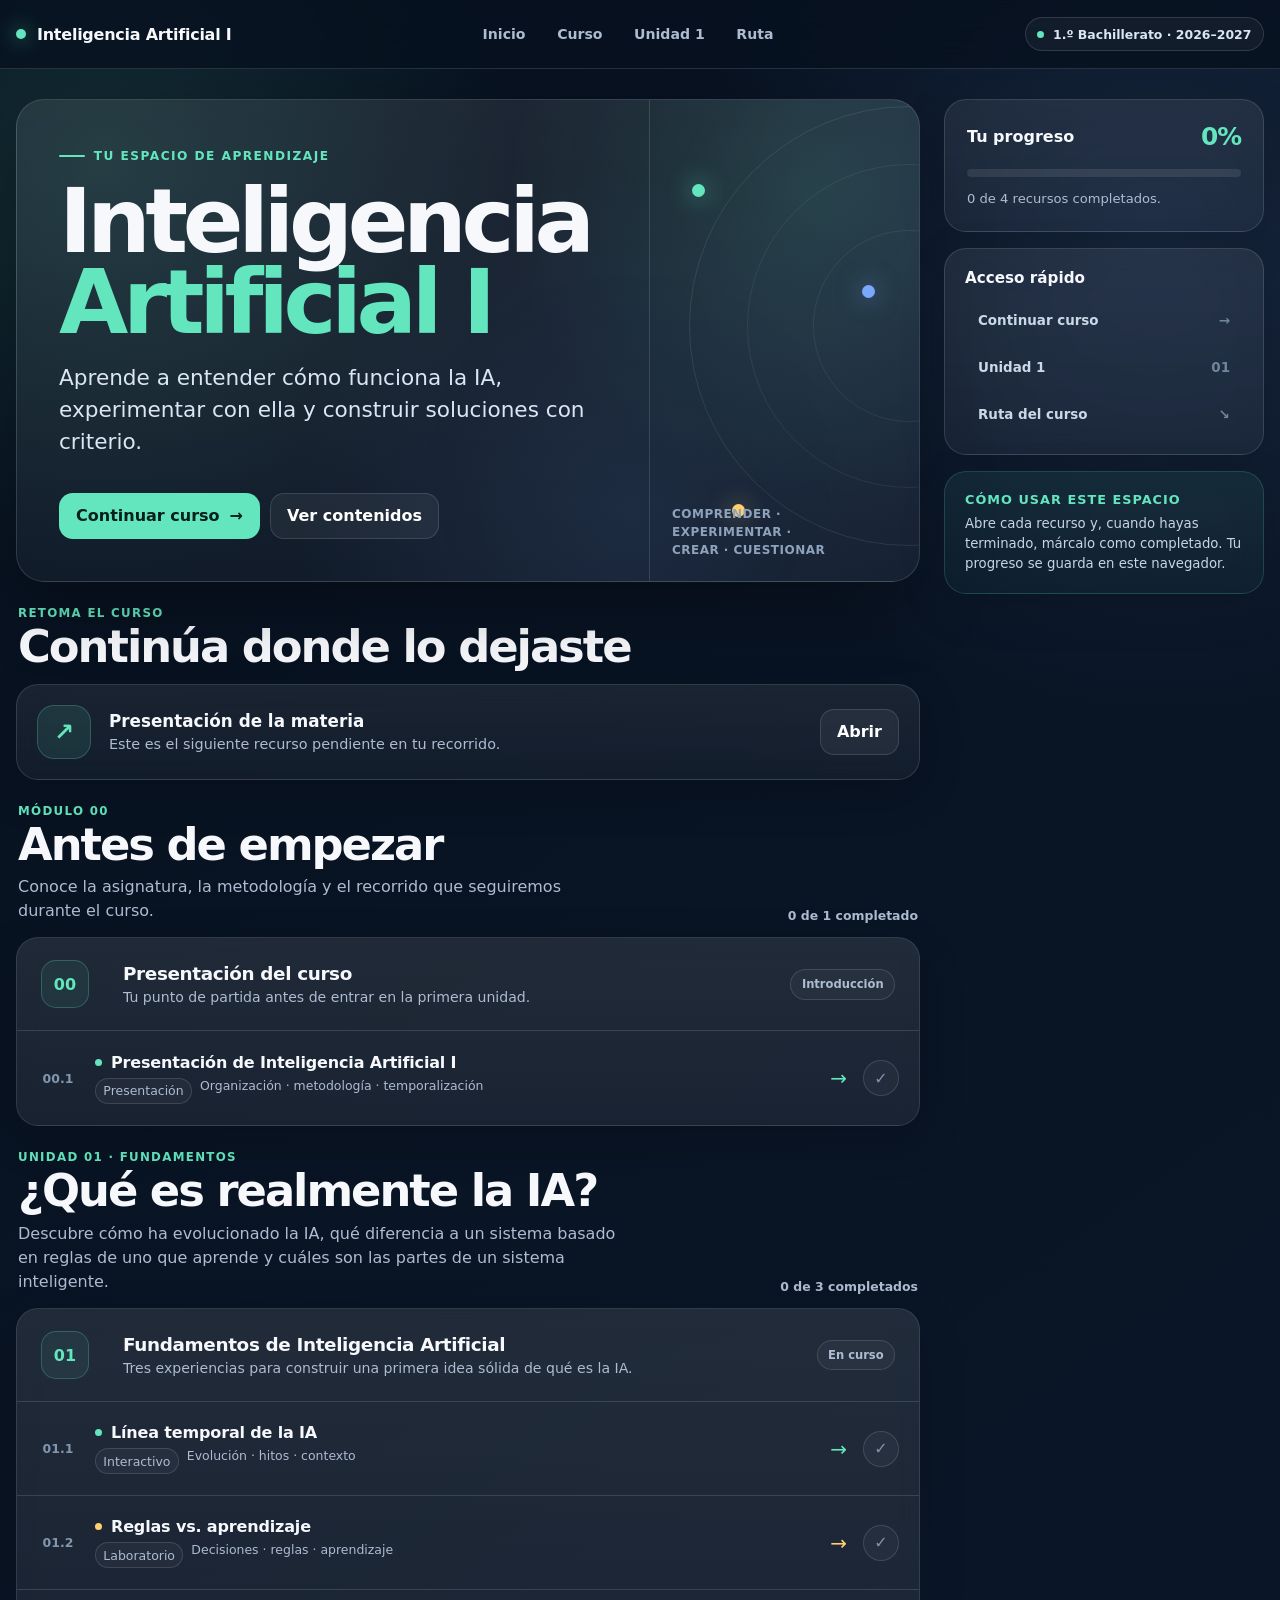
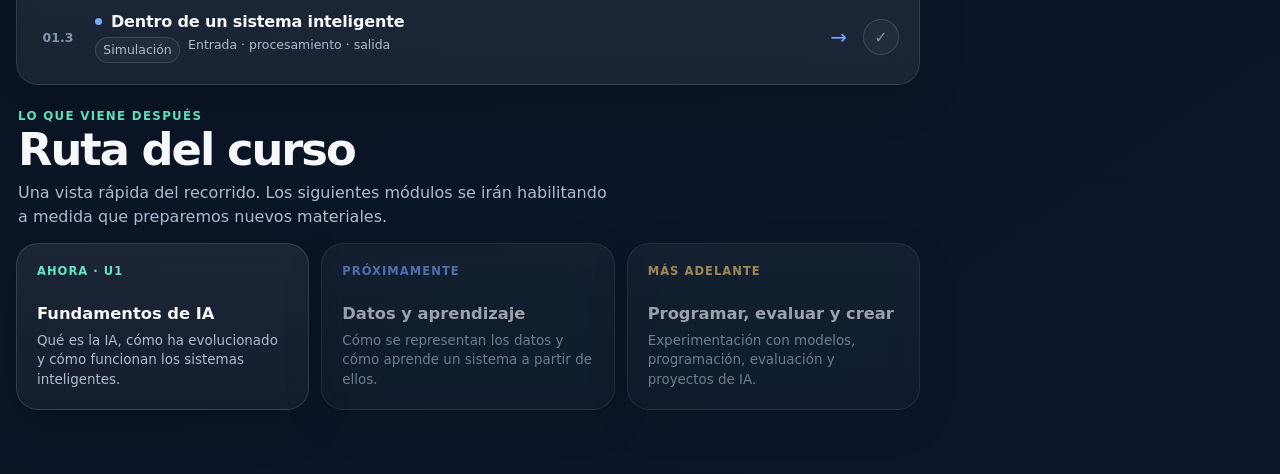
<file: index.html>
<!DOCTYPE html>
<html lang="es">
<head>
  <meta charset="UTF-8">
  <meta name="viewport" content="width=device-width, initial-scale=1, viewport-fit=cover">
  <meta name="theme-color" content="#07111f">
  <meta name="description" content="Curso online de Inteligencia Artificial I · 1.º de Bachillerato">
  <title>Inteligencia Artificial I · Curso</title>

  <style>
    :root{
      --bg:#07111f;
      --bg-2:#0b1729;
      --panel:rgba(255,255,255,.07);
      --panel-strong:rgba(255,255,255,.11);
      --line:rgba(255,255,255,.13);
      --text:#f6f8fc;
      --muted:#aebcd1;
      --accent:#63e6be;
      --accent-2:#7aa8ff;
      --warm:#ffcf70;
      --danger:#ff8d92;
      --shadow:0 24px 70px rgba(0,0,0,.30);
      --radius:22px;
      --max:1380px;
    }

    *{box-sizing:border-box}
    html{scroll-behavior:smooth}
    body{
      margin:0;
      min-height:100vh;
      color:var(--text);
      font-family:Inter,ui-sans-serif,system-ui,-apple-system,BlinkMacSystemFont,"Segoe UI",sans-serif;
      background:
        radial-gradient(circle at 8% 8%,rgba(99,230,190,.13),transparent 26rem),
        radial-gradient(circle at 90% 12%,rgba(122,168,255,.13),transparent 30rem),
        linear-gradient(145deg,var(--bg),var(--bg-2));
    }

    body::before{
      content:"";
      position:fixed;
      inset:0;
      pointer-events:none;
      opacity:.17;
      background-image:
        linear-gradient(rgba(255,255,255,.022) 1px,transparent 1px),
        linear-gradient(90deg,rgba(255,255,255,.022) 1px,transparent 1px);
      background-size:54px 54px;
      mask-image:linear-gradient(to bottom,#000,transparent 88%);
    }

    button,a{font:inherit}
    a{color:inherit}
    button{color:inherit}

    .skip{
      position:fixed;
      left:-9999px;
      top:10px;
      z-index:100;
      padding:.7rem 1rem;
      border-radius:10px;
      background:#fff;
      color:#000;
    }
    .skip:focus{left:10px}

    .topbar{
      position:sticky;
      top:0;
      z-index:30;
      border-bottom:1px solid var(--line);
      background:rgba(7,17,31,.79);
      backdrop-filter:blur(18px);
    }

    .topbar-inner{
      width:min(calc(100% - 32px),var(--max));
      height:68px;
      margin:auto;
      display:flex;
      align-items:center;
      justify-content:space-between;
      gap:24px;
    }

    .brand{
      display:flex;
      align-items:center;
      gap:11px;
      text-decoration:none;
      font-weight:850;
      letter-spacing:-.015em;
    }

    .brand-dot{
      width:10px;
      height:10px;
      flex:0 0 auto;
      border-radius:50%;
      background:var(--accent);
      box-shadow:0 0 20px rgba(99,230,190,.8);
    }

    .topnav{
      display:flex;
      align-items:center;
      gap:6px;
    }

    .topnav a{
      padding:.62rem .8rem;
      border-radius:11px;
      color:var(--muted);
      text-decoration:none;
      font-size:.88rem;
      font-weight:750;
    }

    .topnav a:hover,
    .topnav a:focus-visible{
      outline:none;
      color:#fff;
      background:rgba(255,255,255,.065);
    }

    .course-pill{
      display:flex;
      align-items:center;
      gap:9px;
      padding:.55rem .72rem;
      border:1px solid var(--line);
      border-radius:999px;
      color:#dbe5f3;
      background:rgba(255,255,255,.045);
      font-size:.78rem;
      font-weight:750;
      white-space:nowrap;
    }

    .course-pill::before{
      content:"";
      width:7px;height:7px;
      border-radius:50%;
      background:var(--accent);
    }

    .page{
      position:relative;
      z-index:1;
      width:min(calc(100% - 32px),var(--max));
      margin:0 auto;
      padding:30px 0 64px;
      display:grid;
      grid-template-columns:minmax(0,1fr) 320px;
      gap:24px;
      align-items:start;
    }

    .main{min-width:0}
    .aside{
      position:sticky;
      top:92px;
      display:grid;
      gap:16px;
    }

    .panel{
      border:1px solid var(--line);
      border-radius:var(--radius);
      background:linear-gradient(180deg,rgba(255,255,255,.075),rgba(255,255,255,.045));
      box-shadow:0 14px 46px rgba(0,0,0,.16);
      backdrop-filter:blur(12px);
    }

    /* HERO / DASHBOARD */
    .hero{
      position:relative;
      overflow:hidden;
      min-height:430px;
      display:grid;
      grid-template-columns:minmax(0,1fr) 270px;
      border:1px solid var(--line);
      border-radius:28px;
      background:
        radial-gradient(circle at 88% 20%,rgba(99,230,190,.13),transparent 19rem),
        radial-gradient(circle at 68% 86%,rgba(122,168,255,.10),transparent 21rem),
        linear-gradient(180deg,rgba(255,255,255,.085),rgba(255,255,255,.04));
      box-shadow:var(--shadow);
    }

    .hero-copy{
      position:relative;
      z-index:2;
      padding:42px;
      display:flex;
      flex-direction:column;
      justify-content:space-between;
    }

    .eyebrow{
      display:inline-flex;
      align-items:center;
      gap:.55rem;
      margin-bottom:1.1rem;
      color:var(--accent);
      text-transform:uppercase;
      letter-spacing:.12em;
      font-weight:850;
      font-size:.76rem;
    }
    .eyebrow::before{
      content:"";
      width:26px;height:2px;
      border-radius:2px;
      background:currentColor;
    }

    h1,h2,h3,p{margin-top:0}
    h1{
      max-width:720px;
      margin-bottom:18px;
      font-size:clamp(3rem,7vw,6.1rem);
      line-height:.91;
      letter-spacing:-.06em;
    }
    h1 span{color:var(--accent)}

    .lead{
      max-width:700px;
      margin:0;
      color:#dbe5f3;
      font-size:clamp(1.05rem,1.7vw,1.35rem);
      line-height:1.5;
    }

    .hero-actions{
      display:flex;
      flex-wrap:wrap;
      gap:10px;
      margin-top:34px;
    }

    .btn{
      display:inline-flex;
      align-items:center;
      justify-content:center;
      gap:10px;
      min-height:46px;
      padding:.76rem 1rem;
      border:1px solid var(--line);
      border-radius:14px;
      text-decoration:none;
      cursor:pointer;
      font-weight:850;
      transition:transform .2s ease,border-color .2s ease,background .2s ease;
    }

    .btn:hover,
    .btn:focus-visible{
      outline:none;
      transform:translateY(-2px);
    }

    .btn-primary{
      border-color:rgba(99,230,190,.42);
      background:var(--accent);
      color:#052018;
    }
    .btn-primary:hover{background:#78efcb}

    .btn-secondary{
      background:rgba(255,255,255,.055);
      color:#fff;
    }
    .btn-secondary:hover{
      border-color:rgba(99,230,190,.45);
      background:rgba(99,230,190,.08);
    }

    .hero-visual{
      position:relative;
      border-left:1px solid var(--line);
      overflow:hidden;
    }

    .orbit{
      position:absolute;
      width:440px;height:440px;
      right:-210px;
      top:6px;
      border:1px solid rgba(255,255,255,.09);
      border-radius:50%;
    }
    .orbit::before,.orbit::after{
      content:"";
      position:absolute;
      border:1px solid rgba(255,255,255,.07);
      border-radius:50%;
      inset:13%;
    }
    .orbit::after{inset:28%}

    .node{
      position:absolute;
      width:13px;height:13px;
      border-radius:50%;
      background:var(--accent);
      box-shadow:0 0 24px rgba(99,230,190,.8);
    }
    .node.n1{left:42px;top:84px}
    .node.n2{right:44px;top:185px;background:var(--accent-2);box-shadow:0 0 24px rgba(122,168,255,.7)}
    .node.n3{left:82px;bottom:64px;background:var(--warm);box-shadow:0 0 24px rgba(255,207,112,.6)}

    .hero-label{
      position:absolute;
      left:22px;
      bottom:22px;
      max-width:165px;
      color:#8fa2bb;
      font-size:.75rem;
      line-height:1.5;
      font-weight:750;
      letter-spacing:.04em;
      text-transform:uppercase;
    }

    /* SECCIONES */
    .section{
      margin-top:24px;
      scroll-margin-top:92px;
    }

    .section-head{
      display:flex;
      justify-content:space-between;
      align-items:end;
      gap:20px;
      margin-bottom:14px;
      padding:0 2px;
    }

    .section-kicker{
      color:var(--accent);
      font-size:.74rem;
      font-weight:850;
      letter-spacing:.11em;
      text-transform:uppercase;
    }

    .section h2{
      margin:5px 0 0;
      font-size:clamp(1.8rem,3.5vw,2.8rem);
      line-height:1;
      letter-spacing:-.045em;
    }

    .section-desc{
      max-width:600px;
      margin:8px 0 0;
      color:var(--muted);
      line-height:1.5;
    }

    .mini-progress{
      min-width:150px;
      text-align:right;
      color:var(--muted);
      font-size:.78rem;
      font-weight:750;
    }

    /* CONTINUAR */
    .continue-card{
      display:grid;
      grid-template-columns:54px minmax(0,1fr) auto;
      gap:18px;
      align-items:center;
      padding:20px;
    }

    .continue-icon{
      width:54px;height:54px;
      display:grid;
      place-items:center;
      border-radius:17px;
      border:1px solid rgba(99,230,190,.24);
      background:rgba(99,230,190,.1);
      color:var(--accent);
      font-size:1.5rem;
      font-weight:900;
    }

    .continue-card h3{
      margin:0 0 5px;
      font-size:1.05rem;
    }

    .continue-card p{
      margin:0;
      color:var(--muted);
      font-size:.9rem;
    }

    /* MÓDULOS Y LECCIONES */
    .module{
      overflow:hidden;
    }

    .module-header{
      display:grid;
      grid-template-columns:64px minmax(0,1fr) auto;
      gap:18px;
      align-items:center;
      padding:22px 24px;
      border-bottom:1px solid var(--line);
      background:rgba(255,255,255,.024);
    }

    .module-number{
      width:48px;height:48px;
      display:grid;
      place-items:center;
      border-radius:15px;
      border:1px solid rgba(99,230,190,.25);
      background:rgba(99,230,190,.075);
      color:var(--accent);
      font-weight:900;
      font-variant-numeric:tabular-nums;
    }

    .module-title h3{
      margin:0;
      font-size:1.15rem;
      letter-spacing:-.02em;
    }

    .module-title p{
      margin:5px 0 0;
      color:var(--muted);
      font-size:.88rem;
    }

    .module-state{
      padding:.45rem .65rem;
      border:1px solid var(--line);
      border-radius:999px;
      color:var(--muted);
      background:rgba(255,255,255,.035);
      font-size:.72rem;
      font-weight:800;
      white-space:nowrap;
    }

    .lesson-list{
      display:grid;
    }

    .lesson{
      display:grid;
      grid-template-columns:42px minmax(0,1fr) auto auto;
      gap:16px;
      align-items:center;
      min-height:94px;
      padding:16px 20px;
      border-bottom:1px solid var(--line);
      background:rgba(255,255,255,.025);
      transition:background .2s ease;
    }
    .lesson:last-child{border-bottom:0}
    .lesson:hover{background:rgba(255,255,255,.045)}

    .lesson-index{
      color:#8296b0;
      font-size:.78rem;
      font-weight:850;
      font-variant-numeric:tabular-nums;
      text-align:center;
    }

    .lesson-main{
      min-width:0;
      text-decoration:none;
      border-radius:10px;
    }
    .lesson-main:focus-visible{
      outline:2px solid rgba(99,230,190,.7);
      outline-offset:6px;
    }

    .lesson-title{
      display:flex;
      align-items:center;
      gap:9px;
      margin-bottom:6px;
      font-weight:830;
      letter-spacing:-.01em;
    }

    .lesson-title .dot{
      width:7px;height:7px;
      flex:0 0 auto;
      border-radius:50%;
      background:var(--accent);
    }
    .lesson[data-accent="warm"] .dot{background:var(--warm)}
    .lesson[data-accent="blue"] .dot{background:var(--accent-2)}

    .lesson-meta{
      display:flex;
      flex-wrap:wrap;
      gap:8px;
      color:var(--muted);
      font-size:.78rem;
    }

    .tag{
      padding:.28rem .46rem;
      border:1px solid var(--line);
      border-radius:999px;
      background:rgba(255,255,255,.035);
    }

    .lesson-arrow{
      color:var(--accent);
      font-size:1.25rem;
      transition:transform .2s ease;
    }
    .lesson:hover .lesson-arrow{transform:translateX(4px)}
    .lesson[data-accent="warm"] .lesson-arrow{color:var(--warm)}
    .lesson[data-accent="blue"] .lesson-arrow{color:var(--accent-2)}

    .complete-btn{
      width:36px;height:36px;
      display:grid;
      place-items:center;
      border:1px solid var(--line);
      border-radius:50%;
      background:rgba(255,255,255,.035);
      color:#8093ac;
      cursor:pointer;
      font-weight:900;
      transition:.2s ease;
    }

    .complete-btn:hover,
    .complete-btn:focus-visible{
      outline:none;
      border-color:rgba(99,230,190,.5);
      color:var(--accent);
      background:rgba(99,230,190,.07);
    }

    .lesson.completed{
      background:rgba(99,230,190,.035);
    }

    .lesson.completed .complete-btn{
      border-color:rgba(99,230,190,.42);
      background:var(--accent);
      color:#06241b;
    }

    .lesson.completed .lesson-title{
      color:#dce7e3;
    }

    .lesson.completed .lesson-index{
      color:var(--accent);
    }

    /* ROADMAP */
    .roadmap{
      display:grid;
      grid-template-columns:repeat(3,minmax(0,1fr));
      gap:12px;
    }

    .road-card{
      min-height:160px;
      padding:20px;
    }

    .road-num{
      margin-bottom:26px;
      color:var(--accent);
      font-size:.72rem;
      font-weight:850;
      letter-spacing:.09em;
      text-transform:uppercase;
    }
    .road-card:nth-child(2) .road-num{color:var(--accent-2)}
    .road-card:nth-child(3) .road-num{color:var(--warm)}

    .road-card h3{
      margin-bottom:8px;
      font-size:1.02rem;
    }

    .road-card p{
      margin:0;
      color:var(--muted);
      font-size:.84rem;
      line-height:1.45;
    }

    .road-card.locked{
      opacity:.62;
    }

    /* ASIDE */
    .progress-card{
      padding:22px;
    }

    .progress-top{
      display:flex;
      align-items:center;
      justify-content:space-between;
      gap:14px;
      margin-bottom:18px;
    }

    .progress-top h3{
      margin:0;
      font-size:1rem;
    }

    .progress-percent{
      color:var(--accent);
      font-size:1.55rem;
      font-weight:900;
      letter-spacing:-.04em;
      font-variant-numeric:tabular-nums;
    }

    .progress-track{
      height:8px;
      overflow:hidden;
      border-radius:999px;
      background:rgba(255,255,255,.09);
    }

    .progress-bar{
      width:0;
      height:100%;
      border-radius:inherit;
      background:linear-gradient(90deg,var(--accent),var(--accent-2));
      transition:width .3s ease;
    }

    .progress-copy{
      margin:12px 0 0;
      color:var(--muted);
      font-size:.82rem;
      line-height:1.5;
    }

    .aside-card{
      padding:20px;
    }

    .aside-card h3{
      margin-bottom:14px;
      font-size:.95rem;
    }

    .quicklinks{
      display:grid;
      gap:8px;
    }

    .quicklinks a{
      display:flex;
      align-items:center;
      justify-content:space-between;
      gap:12px;
      padding:11px 12px;
      border:1px solid transparent;
      border-radius:11px;
      color:#cbd8e8;
      text-decoration:none;
      font-size:.84rem;
      font-weight:700;
    }

    .quicklinks a:hover,
    .quicklinks a:focus-visible{
      outline:none;
      border-color:var(--line);
      background:rgba(255,255,255,.045);
    }

    .quicklinks span:last-child{
      color:#71859f;
    }

    .tip{
      padding:20px;
      border-color:rgba(99,230,190,.18);
      background:
        linear-gradient(180deg,rgba(99,230,190,.075),rgba(99,230,190,.035));
    }

    .tip strong{
      display:block;
      margin-bottom:7px;
      color:var(--accent);
      font-size:.8rem;
      text-transform:uppercase;
      letter-spacing:.08em;
    }

    .tip p{
      margin:0;
      color:#c8d5e5;
      font-size:.83rem;
      line-height:1.5;
    }

    /* TOAST */
    .toast{
      position:fixed;
      right:22px;
      bottom:22px;
      z-index:60;
      max-width:330px;
      padding:13px 15px;
      border:1px solid rgba(99,230,190,.28);
      border-radius:13px;
      background:rgba(7,17,31,.94);
      box-shadow:0 18px 42px rgba(0,0,0,.3);
      color:#dce8f5;
      opacity:0;
      transform:translateY(12px);
      pointer-events:none;
      transition:.22s ease;
      font-size:.84rem;
    }
    .toast.show{
      opacity:1;
      transform:translateY(0);
    }

    @media (max-width:1080px){
      .page{grid-template-columns:1fr}
      .aside{
        position:relative;
        top:auto;
        grid-template-columns:repeat(3,minmax(0,1fr));
      }
    }

    @media (max-width:800px){
      .hero{
        grid-template-columns:1fr;
        min-height:auto;
      }
      .hero-copy{padding:30px}
      .hero-visual{
        min-height:150px;
        border-left:0;
        border-top:1px solid var(--line);
      }
      .roadmap{grid-template-columns:1fr}
      .aside{grid-template-columns:1fr}
      .topnav{display:none}
    }

    @media (max-width:620px){
      .topbar-inner,
      .page{
        width:min(calc(100% - 20px),var(--max));
      }
      .topbar-inner{height:62px}
      .course-pill{display:none}

      .hero{border-radius:20px}
      .hero-copy{padding:24px}
      h1{font-size:clamp(3rem,17vw,5rem)}

      .section-head{
        align-items:flex-start;
        flex-direction:column;
      }
      .mini-progress{text-align:left}

      .module-header{
        grid-template-columns:50px minmax(0,1fr);
        padding:18px;
      }
      .module-state{
        grid-column:2;
        justify-self:start;
      }

      .lesson{
        grid-template-columns:34px minmax(0,1fr) auto;
        gap:11px;
        padding:15px 14px;
      }
      .lesson-arrow{display:none}
      .lesson-meta{font-size:.72rem}

      .continue-card{
        grid-template-columns:48px minmax(0,1fr);
      }
      .continue-card .btn{
        grid-column:1/-1;
      }
    }

    @media (prefers-reduced-motion:reduce){
      html{scroll-behavior:auto}
      *,*::before,*::after{transition:none!important}
    }
  </style>
</head>

<body>
  <a class="skip" href="#contenido">Ir al contenido</a>

  <header class="topbar">
    <div class="topbar-inner">
      <a class="brand" href="#inicio">
        <span class="brand-dot" aria-hidden="true"></span>
        <span>Inteligencia Artificial I</span>
      </a>

      <nav class="topnav" aria-label="Navegación principal">
        <a href="#inicio">Inicio</a>
        <a href="#curso">Curso</a>
        <a href="#unidad-1">Unidad 1</a>
        <a href="#ruta">Ruta</a>
      </nav>

      <div class="course-pill">1.º Bachillerato · 2026–2027</div>
    </div>
  </header>

  <div class="page">
    <main class="main" id="contenido">

      <section class="hero" id="inicio">
        <div class="hero-copy">
          <div>
            <div class="eyebrow">Tu espacio de aprendizaje</div>
            <h1>Inteligencia<br><span>Artificial I</span></h1>
            <p class="lead">
              Aprende a entender cómo funciona la IA, experimentar con ella
              y construir soluciones con criterio.
            </p>
          </div>

          <div class="hero-actions">
            <a class="btn btn-primary" id="continueHero" href="presentacion_IA.html">
              Continuar curso <span aria-hidden="true">→</span>
            </a>
            <a class="btn btn-secondary" href="#curso">Ver contenidos</a>
          </div>
        </div>

        <div class="hero-visual" aria-hidden="true">
          <div class="orbit"></div>
          <div class="node n1"></div>
          <div class="node n2"></div>
          <div class="node n3"></div>
          <div class="hero-label">Comprender · experimentar · crear · cuestionar</div>
        </div>
      </section>

      <section class="section" id="curso">
        <div class="section-head">
          <div>
            <div class="section-kicker">Retoma el curso</div>
            <h2>Continúa donde lo dejaste</h2>
          </div>
        </div>

        <div class="panel continue-card">
          <div class="continue-icon" aria-hidden="true">↗</div>
          <div>
            <h3 id="continueTitle">Presentación de la materia</h3>
            <p id="continueText">Empieza con una visión general del curso y de cómo vamos a trabajar.</p>
          </div>
          <a class="btn btn-secondary" id="continueCard" href="presentacion_IA.html">Abrir</a>
        </div>
      </section>

      <section class="section">
        <div class="section-head">
          <div>
            <div class="section-kicker">Módulo 00</div>
            <h2>Antes de empezar</h2>
            <p class="section-desc">Conoce la asignatura, la metodología y el recorrido que seguiremos durante el curso.</p>
          </div>
          <div class="mini-progress" id="module0Progress">0 de 1 completado</div>
        </div>

        <article class="panel module">
          <div class="module-header">
            <div class="module-number">00</div>
            <div class="module-title">
              <h3>Presentación del curso</h3>
              <p>Tu punto de partida antes de entrar en la primera unidad.</p>
            </div>
            <div class="module-state">Introducción</div>
          </div>

          <div class="lesson-list">
            <div class="lesson" data-id="presentacion" data-href="presentacion_IA.html" data-title="Presentación de la materia">
              <div class="lesson-index">00.1</div>
              <a class="lesson-main" href="presentacion_IA.html">
                <div class="lesson-title"><span class="dot"></span>Presentación de Inteligencia Artificial I</div>
                <div class="lesson-meta">
                  <span class="tag">Presentación</span>
                  <span>Organización · metodología · temporalización</span>
                </div>
              </a>
              <div class="lesson-arrow" aria-hidden="true">→</div>
              <button class="complete-btn" type="button" aria-label="Marcar presentación como completada" title="Marcar como completada">✓</button>
            </div>
          </div>
        </article>
      </section>

      <section class="section" id="unidad-1">
        <div class="section-head">
          <div>
            <div class="section-kicker">Unidad 01 · Fundamentos</div>
            <h2>¿Qué es realmente la IA?</h2>
            <p class="section-desc">
              Descubre cómo ha evolucionado la IA, qué diferencia a un sistema basado en reglas
              de uno que aprende y cuáles son las partes de un sistema inteligente.
            </p>
          </div>
          <div class="mini-progress" id="module1Progress">0 de 3 completados</div>
        </div>

        <article class="panel module">
          <div class="module-header">
            <div class="module-number">01</div>
            <div class="module-title">
              <h3>Fundamentos de Inteligencia Artificial</h3>
              <p>Tres experiencias para construir una primera idea sólida de qué es la IA.</p>
            </div>
            <div class="module-state">En curso</div>
          </div>

          <div class="lesson-list">
            <div class="lesson" data-id="timeline" data-href="linea_temporal_ia_interactiva.html" data-title="Línea temporal de la IA">
              <div class="lesson-index">01.1</div>
              <a class="lesson-main" href="linea_temporal_ia_interactiva.html">
                <div class="lesson-title"><span class="dot"></span>Línea temporal de la IA</div>
                <div class="lesson-meta">
                  <span class="tag">Interactivo</span>
                  <span>Evolución · hitos · contexto</span>
                </div>
              </a>
              <div class="lesson-arrow" aria-hidden="true">→</div>
              <button class="complete-btn" type="button" aria-label="Marcar línea temporal como completada" title="Marcar como completada">✓</button>
            </div>

            <div class="lesson" data-id="rules" data-accent="warm" data-href="laboratorio_ia_reglas_vs_aprendizaje.html" data-title="Reglas vs. aprendizaje">
              <div class="lesson-index">01.2</div>
              <a class="lesson-main" href="laboratorio_ia_reglas_vs_aprendizaje.html">
                <div class="lesson-title"><span class="dot"></span>Reglas vs. aprendizaje</div>
                <div class="lesson-meta">
                  <span class="tag">Laboratorio</span>
                  <span>Decisiones · reglas · aprendizaje</span>
                </div>
              </a>
              <div class="lesson-arrow" aria-hidden="true">→</div>
              <button class="complete-btn" type="button" aria-label="Marcar laboratorio como completado" title="Marcar como completada">✓</button>
            </div>

            <div class="lesson" data-id="system" data-accent="blue" data-href="sistema_inteligente_interactivo.html" data-title="Dentro de un sistema inteligente">
              <div class="lesson-index">01.3</div>
              <a class="lesson-main" href="sistema_inteligente_interactivo.html">
                <div class="lesson-title"><span class="dot"></span>Dentro de un sistema inteligente</div>
                <div class="lesson-meta">
                  <span class="tag">Simulación</span>
                  <span>Entrada · procesamiento · salida</span>
                </div>
              </a>
              <div class="lesson-arrow" aria-hidden="true">→</div>
              <button class="complete-btn" type="button" aria-label="Marcar simulación como completada" title="Marcar como completada">✓</button>
            </div>
          </div>
        </article>
      </section>

      <section class="section" id="ruta">
        <div class="section-head">
          <div>
            <div class="section-kicker">Lo que viene después</div>
            <h2>Ruta del curso</h2>
            <p class="section-desc">Una vista rápida del recorrido. Los siguientes módulos se irán habilitando a medida que preparemos nuevos materiales.</p>
          </div>
        </div>

        <div class="roadmap">
          <article class="panel road-card">
            <div class="road-num">Ahora · U1</div>
            <h3>Fundamentos de IA</h3>
            <p>Qué es la IA, cómo ha evolucionado y cómo funcionan los sistemas inteligentes.</p>
          </article>

          <article class="panel road-card locked">
            <div class="road-num">Próximamente</div>
            <h3>Datos y aprendizaje</h3>
            <p>Cómo se representan los datos y cómo aprende un sistema a partir de ellos.</p>
          </article>

          <article class="panel road-card locked">
            <div class="road-num">Más adelante</div>
            <h3>Programar, evaluar y crear</h3>
            <p>Experimentación con modelos, programación, evaluación y proyectos de IA.</p>
          </article>
        </div>
      </section>
    </main>

    <aside class="aside" aria-label="Panel del curso">
      <section class="panel progress-card">
        <div class="progress-top">
          <h3>Tu progreso</h3>
          <div class="progress-percent" id="progressPercent">0%</div>
        </div>
        <div class="progress-track" aria-hidden="true">
          <div class="progress-bar" id="progressBar"></div>
        </div>
        <p class="progress-copy" id="progressCopy">0 de 4 recursos completados.</p>
      </section>

      <section class="panel aside-card">
        <h3>Acceso rápido</h3>
        <nav class="quicklinks">
          <a href="#curso"><span>Continuar curso</span><span>→</span></a>
          <a href="#unidad-1"><span>Unidad 1</span><span>01</span></a>
          <a href="#ruta"><span>Ruta del curso</span><span>↘</span></a>
        </nav>
      </section>

      <section class="panel tip">
        <strong>Cómo usar este espacio</strong>
        <p>Abre cada recurso y, cuando hayas terminado, márcalo como completado. Tu progreso se guarda en este navegador.</p>
      </section>
    </aside>
  </div>

  <div class="toast" id="toast" role="status" aria-live="polite"></div>

  <script>
    (() => {
      const STORAGE_KEY = "ia1-course-progress-v1";
      const lessons = [...document.querySelectorAll(".lesson")];
      const toast = document.getElementById("toast");

      let state = {};
      try {
        state = JSON.parse(localStorage.getItem(STORAGE_KEY) || "{}");
      } catch {
        state = {};
      }

      const save = () => localStorage.setItem(STORAGE_KEY, JSON.stringify(state));

      const showToast = (message) => {
        toast.textContent = message;
        toast.classList.add("show");
        clearTimeout(showToast.timer);
        showToast.timer = setTimeout(() => toast.classList.remove("show"), 1800);
      };

      function firstIncomplete() {
        return lessons.find(lesson => !state[lesson.dataset.id]) || lessons[lessons.length - 1];
      }

      function renderContinue() {
        const lesson = firstIncomplete();
        if (!lesson) return;

        const href = lesson.dataset.href;
        const title = lesson.dataset.title;

        document.getElementById("continueHero").href = href;
        document.getElementById("continueCard").href = href;
        document.getElementById("continueTitle").textContent = title;

        const completed = lessons.filter(l => state[l.dataset.id]).length;
        const allDone = completed === lessons.length;

        document.getElementById("continueHero").firstChild.textContent = allDone ? "Revisar curso " : "Continuar curso ";
        document.getElementById("continueCard").textContent = allDone ? "Revisar" : "Abrir";
        document.getElementById("continueText").textContent = allDone
          ? "Has completado todos los recursos disponibles. Puedes volver a revisar cualquiera de ellos."
          : "Este es el siguiente recurso pendiente en tu recorrido.";
      }

      function render() {
        lessons.forEach(lesson => {
          const done = !!state[lesson.dataset.id];
          lesson.classList.toggle("completed", done);

          const button = lesson.querySelector(".complete-btn");
          button.setAttribute("aria-pressed", done ? "true" : "false");
          button.title = done ? "Marcar como pendiente" : "Marcar como completada";
        });

        const total = lessons.length;
        const completed = lessons.filter(l => state[l.dataset.id]).length;
        const percent = Math.round((completed / total) * 100);

        document.getElementById("progressPercent").textContent = percent + "%";
        document.getElementById("progressBar").style.width = percent + "%";
        document.getElementById("progressCopy").textContent =
          `${completed} de ${total} recursos completados.`;

        const module0 = lessons.filter(l => l.dataset.id === "presentacion");
        const module1 = lessons.filter(l => ["timeline","rules","system"].includes(l.dataset.id));
        const done0 = module0.filter(l => state[l.dataset.id]).length;
        const done1 = module1.filter(l => state[l.dataset.id]).length;

        document.getElementById("module0Progress").textContent =
          `${done0} de ${module0.length} completado`;
        document.getElementById("module1Progress").textContent =
          `${done1} de ${module1.length} completados`;

        renderContinue();
      }

      lessons.forEach(lesson => {
        const id = lesson.dataset.id;
        const button = lesson.querySelector(".complete-btn");

        button.addEventListener("click", () => {
          state[id] = !state[id];
          save();
          render();
          showToast(state[id] ? "Recurso marcado como completado." : "Recurso marcado como pendiente.");
        });

        lesson.querySelector(".lesson-main").addEventListener("click", () => {
          state["lastVisited"] = id;
          save();
        });
      });

      render();
    })();
  </script>
</body>
</html>
</file>
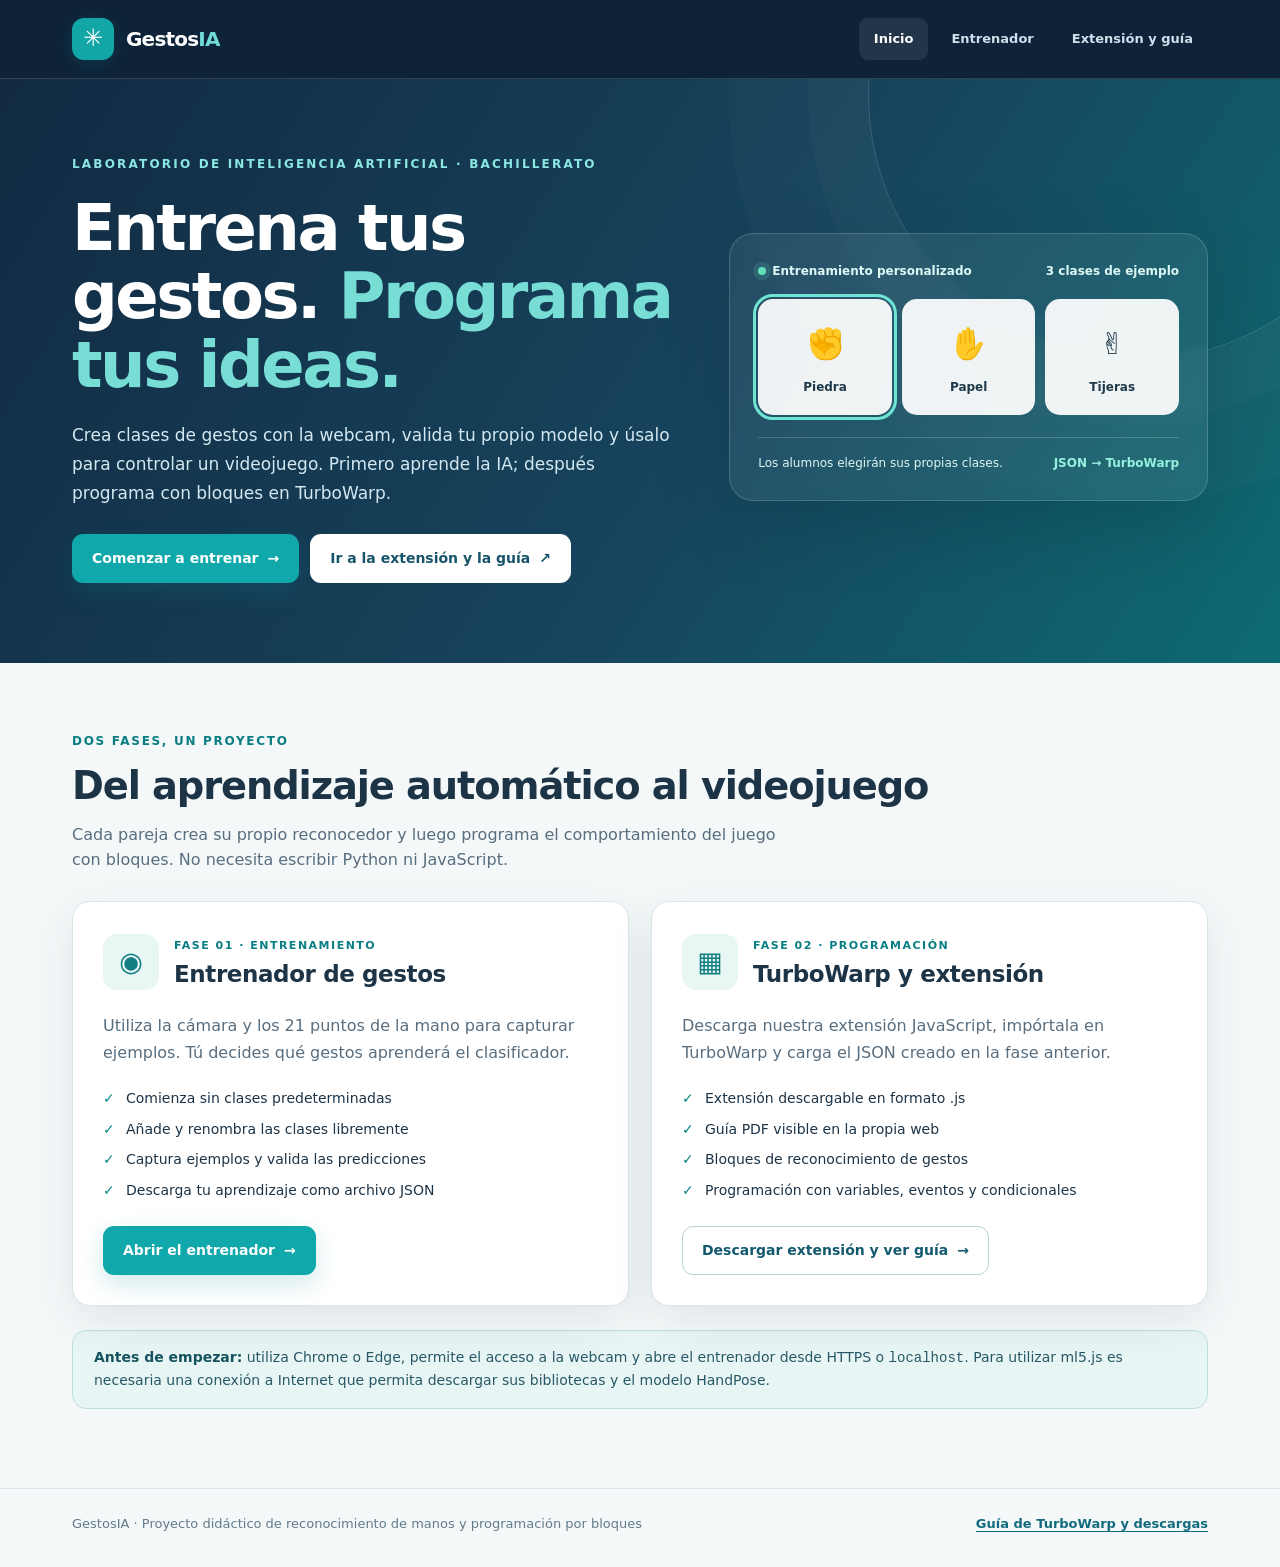
<file: lab_gestos/index.html>
<!doctype html>
<html lang="es">
<head>
<meta charset="utf-8"><meta name="viewport" content="width=device-width,initial-scale=1"><meta name="theme-color" content="#12283f">
<title>GestosIA · Entrena gestos y programa con TurboWarp</title>
<meta name="description" content="Entrena tus propios gestos con la webcam, guarda el modelo JSON y úsalo para programar videojuegos con TurboWarp.">
<link rel="stylesheet" href="assets/site.css">
</head>
<body>
<a class="skip" href="#contenido">Ir al contenido</a>
<header class="site-header"><div class="container">
  <a class="brand" href="index.html" aria-label="Gestos IA: página de inicio"><span class="brand-mark" aria-hidden="true">✳</span><span class="brand-text">Gestos<span>IA</span></span></a>
  <nav class="nav" aria-label="Navegación principal"><a href="index.html" aria-current="page">Inicio</a><a href="entrenador/index.html">Entrenador</a><a href="extension.html" >Extensión y guía</a></nav>
</div></header>
<main id="contenido">
  <section class="hero">
    <div class="container hero-grid">
      <div>
        <span class="eyebrow">Laboratorio de inteligencia artificial · Bachillerato</span>
        <h1>Entrena tus gestos. <em>Programa tus ideas.</em></h1>
        <p>Crea clases de gestos con la webcam, valida tu propio modelo y úsalo para controlar un videojuego. Primero aprende la IA; después programa con bloques en TurboWarp.</p>
        <div class="actions">
          <a class="btn btn-primary" href="entrenador/index.html">Comenzar a entrenar <span aria-hidden="true">→</span></a>
          <a class="btn btn-light" href="extension.html">Ir a la extensión y la guía <span aria-hidden="true">↗</span></a>
        </div>
      </div>
      <div class="hero-art" aria-label="Ejemplo de clases de gestos que puedes crear">
        <div class="demo-top"><span><span class="live-dot"></span>Entrenamiento personalizado</span><span>3 clases de ejemplo</span></div>
        <div class="gesture-preview"><div class="gesture-card selected">✊<span>Piedra</span></div><div class="gesture-card">✋<span>Papel</span></div><div class="gesture-card">✌️<span>Tijeras</span></div></div>
        <div class="demo-bottom"><span>Los alumnos elegirán sus propias clases.</span><strong>JSON → TurboWarp</strong></div>
      </div>
    </div>
  </section>
  <section class="section">
    <div class="container">
      <div class="section-head"><span class="kicker">Dos fases, un proyecto</span><h2>Del aprendizaje automático al videojuego</h2><p class="subcopy">Cada pareja crea su propio reconocedor y luego programa el comportamiento del juego con bloques. No necesita escribir Python ni JavaScript.</p></div>
      <div class="cards">
        <article class="card">
          <div class="card-top"><span class="icon-tile" aria-hidden="true">◉</span><div><span class="tiny-phase">Fase 01 · Entrenamiento</span><h3>Entrenador de gestos</h3></div></div>
          <p>Utiliza la cámara y los 21 puntos de la mano para capturar ejemplos. Tú decides qué gestos aprenderá el clasificador.</p>
          <ul class="bullets"><li>Comienza sin clases predeterminadas</li><li>Añade y renombra las clases libremente</li><li>Captura ejemplos y valida las predicciones</li><li>Descarga tu aprendizaje como archivo JSON</li></ul>
          <a class="btn btn-primary" href="entrenador/index.html">Abrir el entrenador <span aria-hidden="true">→</span></a>
        </article>
        <article class="card">
          <div class="card-top"><span class="icon-tile" aria-hidden="true">▦</span><div><span class="tiny-phase">Fase 02 · Programación</span><h3>TurboWarp y extensión</h3></div></div>
          <p>Descarga nuestra extensión JavaScript, impórtala en TurboWarp y carga el JSON creado en la fase anterior.</p>
          <ul class="bullets"><li>Extensión descargable en formato .js</li><li>Guía PDF visible en la propia web</li><li>Bloques de reconocimiento de gestos</li><li>Programación con variables, eventos y condicionales</li></ul>
          <a class="btn btn-outline" href="extension.html">Descargar extensión y ver guía <span aria-hidden="true">→</span></a>
        </article>
      </div>
      <p class="note-band"><strong>Antes de empezar:</strong> utiliza Chrome o Edge, permite el acceso a la webcam y abre el entrenador desde HTTPS o <code>localhost</code>. Para utilizar ml5.js es necesaria una conexión a Internet que permita descargar sus bibliotecas y el modelo HandPose.</p>
    </div>
  </section>
</main>
<footer class="footer"><div class="container"><span>GestosIA · Proyecto didáctico de reconocimiento de manos y programación por bloques</span><a href="extension.html">Guía de TurboWarp y descargas</a></div></footer>
</body></html>
</file>
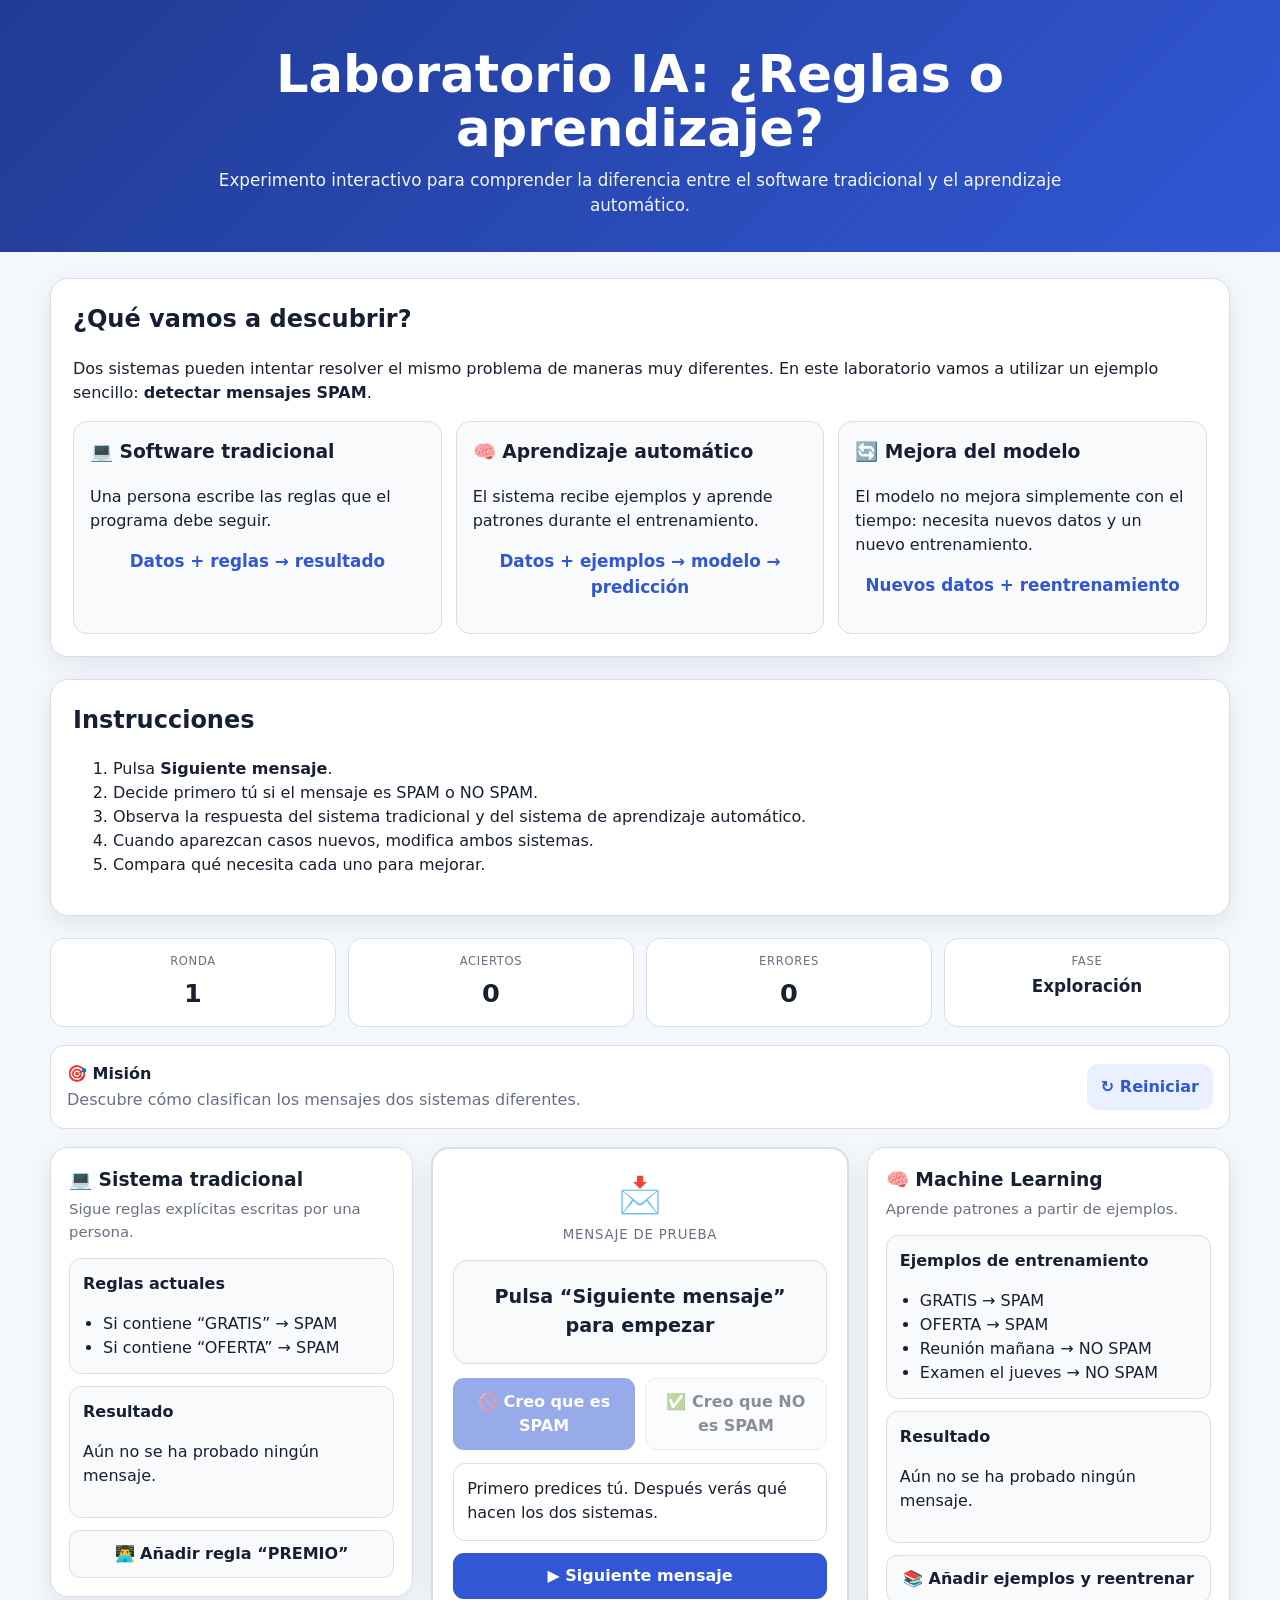
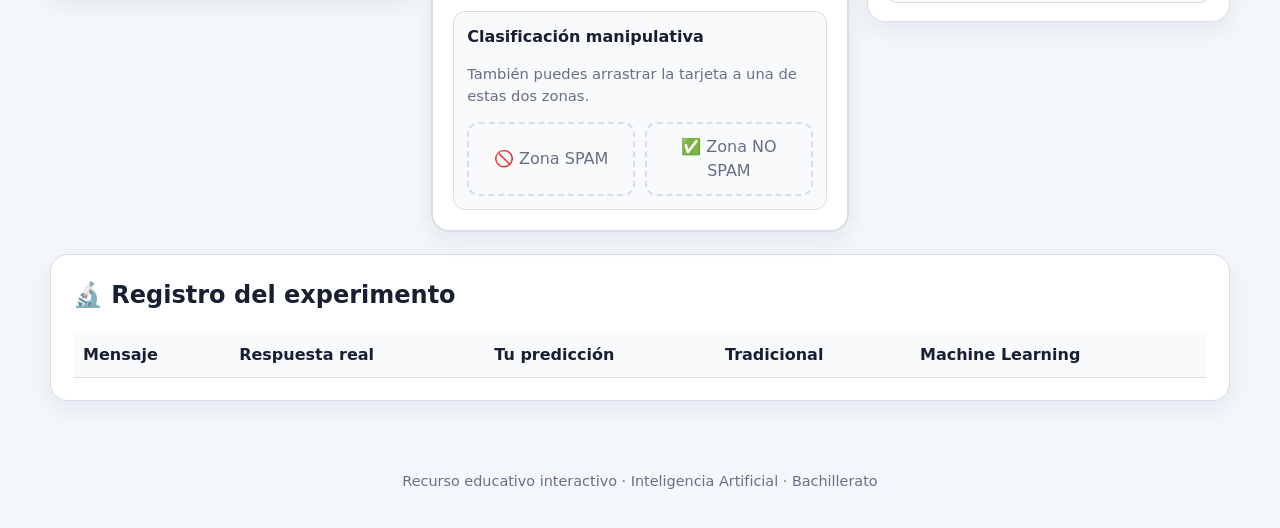
<file: laboratorio_ia_reglas_vs_aprendizaje.html>
<!DOCTYPE html>
<html lang="es">
<head>
  <meta charset="UTF-8" />
  <meta name="viewport" content="width=device-width, initial-scale=1.0" />
  <meta name="description" content="Experimento interactivo para comprender la diferencia entre software tradicional y aprendizaje automático." />
  <title>Laboratorio IA: Software tradicional vs. Aprendizaje automático</title>
  <style>
    :root{
      --bg:#f4f7fb;
      --card:#ffffff;
      --panel:#f8fafc;
      --text:#172033;
      --muted:#667085;
      --border:#d7dee9;
      --accent:#3157d5;
      --accent-soft:#eaf0ff;
      --good:#16833f;
      --bad:#b42318;
      --warning:#a15c00;
      --shadow:0 8px 24px rgba(20,38,80,.08);
      --radius:18px;
    }
    *{box-sizing:border-box}
    body{
      margin:0;
      font-family:Inter,system-ui,-apple-system,BlinkMacSystemFont,"Segoe UI",Roboto,Arial,sans-serif;
      background:var(--bg);
      color:var(--text);
      line-height:1.5;
    }
    .hero{
      padding:48px 20px 34px;
      background:linear-gradient(135deg,#203b92,#3157d5);
      color:#fff;
      text-align:center;
    }
    .hero h1{
      margin:0 auto 12px;
      max-width:980px;
      font-size:clamp(2rem,4vw,3.4rem);
      line-height:1.05;
    }
    .hero p{
      margin:0 auto;
      max-width:860px;
      font-size:1.05rem;
      opacity:.95;
    }
    .wrap{
      width:min(1180px,calc(100% - 32px));
      margin:26px auto 60px;
    }
    .card{
      background:var(--card);
      border:1px solid var(--border);
      border-radius:var(--radius);
      box-shadow:var(--shadow);
      padding:22px;
      margin-bottom:22px;
    }
    h2,h3{margin-top:0}
    .lead{
      display:grid;
      grid-template-columns:repeat(3,1fr);
      gap:14px;
      margin-top:16px;
    }
    .lead > div{
      background:var(--panel);
      border:1px solid var(--border);
      border-radius:14px;
      padding:16px;
    }
    .formula{
      font-weight:700;
      color:var(--accent);
      text-align:center;
      font-size:1.05rem;
    }
    .stats{
      display:grid;
      grid-template-columns:repeat(4,1fr);
      gap:12px;
      margin-bottom:18px;
    }
    .stat{
      background:var(--card);
      border:1px solid var(--border);
      border-radius:14px;
      padding:14px;
      text-align:center;
    }
    .stat small{
      display:block;
      color:var(--muted);
      text-transform:uppercase;
      letter-spacing:.06em;
      font-size:.72rem;
    }
    .stat strong{
      display:block;
      margin-top:3px;
      font-size:1.6rem;
    }
    .mission{
      background:var(--card);
      border:1px solid var(--border);
      border-radius:14px;
      padding:16px;
      display:flex;
      gap:14px;
      align-items:center;
      justify-content:space-between;
      margin-bottom:18px;
    }
    .mission p{margin:2px 0 0;color:var(--muted)}
    button{
      border:0;
      border-radius:11px;
      padding:11px 14px;
      min-height:44px;
      font:inherit;
      font-weight:700;
      cursor:pointer;
      transition:.15s ease;
    }
    button:hover:not(:disabled){transform:translateY(-1px)}
    button:focus-visible{outline:3px solid rgba(49,87,213,.3);outline-offset:2px}
    button:disabled{opacity:.5;cursor:not-allowed}
    .btn-primary{background:var(--accent);color:#fff}
    .btn-soft{background:var(--accent-soft);color:var(--accent)}
    .btn-plain{background:var(--panel);color:var(--text);border:1px solid var(--border)}
    .lab{
      display:grid;
      grid-template-columns:1fr 1.15fr 1fr;
      gap:18px;
      align-items:start;
    }
    .system{
      background:var(--card);
      border:1px solid var(--border);
      border-radius:var(--radius);
      padding:18px;
      box-shadow:var(--shadow);
    }
    .system h3{
      display:flex;
      align-items:center;
      gap:8px;
      margin-bottom:4px;
    }
    .system .sub{color:var(--muted);font-size:.93rem;margin-top:0}
    .box{
      background:var(--panel);
      border:1px solid var(--border);
      border-radius:12px;
      padding:13px;
      margin-top:12px;
    }
    .box ul{padding-left:20px;margin-bottom:0}
    .center-stage{
      background:var(--card);
      border:2px solid var(--border);
      border-radius:var(--radius);
      padding:20px;
      box-shadow:var(--shadow);
    }
    .message{
      margin:14px 0;
      padding:22px;
      background:var(--panel);
      border:1px solid var(--border);
      border-radius:14px;
      text-align:center;
      font-size:1.2rem;
      font-weight:800;
      min-height:92px;
      display:flex;
      align-items:center;
      justify-content:center;
    }
    .choice-grid{
      display:grid;
      grid-template-columns:1fr 1fr;
      gap:10px;
    }
    .feedback{
      margin-top:13px;
      min-height:78px;
      border:1px solid var(--border);
      border-radius:12px;
      padding:13px;
      background:#fff;
    }
    .drop-grid{
      display:grid;
      grid-template-columns:1fr 1fr;
      gap:10px;
      margin-top:12px;
    }
    .dropzone{
      min-height:74px;
      border:2px dashed var(--border);
      border-radius:12px;
      display:flex;
      align-items:center;
      justify-content:center;
      text-align:center;
      padding:10px;
      color:var(--muted);
      background:var(--panel);
    }
    .dropzone.over{
      border-color:var(--accent);
      background:var(--accent-soft);
      color:var(--accent);
    }
    .result-good{color:var(--good);font-weight:800}
    .result-bad{color:var(--bad);font-weight:800}
    .table-wrap{overflow-x:auto}
    table{width:100%;border-collapse:collapse;min-width:700px}
    th,td{padding:10px;border-bottom:1px solid var(--border);text-align:left}
    th{background:var(--panel)}
    .conclusion-grid{
      display:grid;
      grid-template-columns:repeat(3,1fr);
      gap:12px;
    }
    .hidden{display:none!important}
    .teacher-note{
      border-left:5px solid var(--accent);
      background:#f7f9ff;
    }
    footer{
      text-align:center;
      color:var(--muted);
      padding:10px 20px 35px;
      font-size:.9rem;
    }
    @media(max-width:920px){
      .lab{grid-template-columns:1fr}
      .lead,.conclusion-grid{grid-template-columns:1fr}
      .stats{grid-template-columns:repeat(2,1fr)}
    }
    @media(max-width:560px){
      .choice-grid,.drop-grid{grid-template-columns:1fr}
      .mission{align-items:flex-start;flex-direction:column}
      .stats{grid-template-columns:1fr 1fr}
    }
  </style>
</head>
<body>
  <header class="hero">
    <h1>Laboratorio IA: ¿Reglas o aprendizaje?</h1>
    <p>Experimento interactivo para comprender la diferencia entre el software tradicional y el aprendizaje automático.</p>
  </header>

  <main class="wrap">
    <section class="card">
      <h2>¿Qué vamos a descubrir?</h2>
      <p>
        Dos sistemas pueden intentar resolver el mismo problema de maneras muy diferentes.
        En este laboratorio vamos a utilizar un ejemplo sencillo: <strong>detectar mensajes SPAM</strong>.
      </p>

      <div class="lead">
        <div>
          <h3>💻 Software tradicional</h3>
          <p>Una persona escribe las reglas que el programa debe seguir.</p>
          <p class="formula">Datos + reglas → resultado</p>
        </div>
        <div>
          <h3>🧠 Aprendizaje automático</h3>
          <p>El sistema recibe ejemplos y aprende patrones durante el entrenamiento.</p>
          <p class="formula">Datos + ejemplos → modelo → predicción</p>
        </div>
        <div>
          <h3>🔄 Mejora del modelo</h3>
          <p>El modelo no mejora simplemente con el tiempo: necesita nuevos datos y un nuevo entrenamiento.</p>
          <p class="formula">Nuevos datos + reentrenamiento</p>
        </div>
      </div>
    </section>

    <section class="card">
      <h2>Instrucciones</h2>
      <ol>
        <li>Pulsa <strong>Siguiente mensaje</strong>.</li>
        <li>Decide primero tú si el mensaje es SPAM o NO SPAM.</li>
        <li>Observa la respuesta del sistema tradicional y del sistema de aprendizaje automático.</li>
        <li>Cuando aparezcan casos nuevos, modifica ambos sistemas.</li>
        <li>Compara qué necesita cada uno para mejorar.</li>
      </ol>
    </section>

    <section id="ia-lab">
      <div class="stats">
        <div class="stat"><small>Ronda</small><strong id="round">1</strong></div>
        <div class="stat"><small>Aciertos</small><strong id="hits">0</strong></div>
        <div class="stat"><small>Errores</small><strong id="errors">0</strong></div>
        <div class="stat"><small>Fase</small><strong id="phase" style="font-size:1.05rem">Exploración</strong></div>
      </div>

      <div class="mission">
        <div>
          <strong>🎯 Misión</strong>
          <p id="missionText">Descubre cómo clasifican los mensajes dos sistemas diferentes.</p>
        </div>
        <button id="restartBtn" class="btn-soft" type="button">↻ Reiniciar</button>
      </div>

      <div class="lab">
        <section class="system">
          <h3>💻 Sistema tradicional</h3>
          <p class="sub">Sigue reglas explícitas escritas por una persona.</p>

          <div class="box">
            <strong>Reglas actuales</strong>
            <ul id="rulesList">
              <li>Si contiene “GRATIS” → SPAM</li>
              <li>Si contiene “OFERTA” → SPAM</li>
            </ul>
          </div>

          <div class="box">
            <strong>Resultado</strong>
            <p id="traditionalResult">Aún no se ha probado ningún mensaje.</p>
          </div>

          <button id="addRuleBtn" class="btn-plain" type="button" style="width:100%;margin-top:12px">
            👨‍💻 Añadir regla “PREMIO”
          </button>
        </section>

        <section class="center-stage">
          <div style="text-align:center">
            <div style="font-size:2.2rem">📩</div>
            <small style="text-transform:uppercase;color:var(--muted);letter-spacing:.06em">Mensaje de prueba</small>
          </div>

          <div id="messageCard" class="message" draggable="false">Pulsa “Siguiente mensaje” para empezar</div>

          <div class="choice-grid">
            <button id="spamBtn" class="btn-primary" type="button" disabled>🚫 Creo que es SPAM</button>
            <button id="normalBtn" class="btn-plain" type="button" disabled>✅ Creo que NO es SPAM</button>
          </div>

          <div id="feedback" class="feedback" aria-live="polite">
            Primero predices tú. Después verás qué hacen los dos sistemas.
          </div>

          <button id="nextBtn" class="btn-primary" type="button" style="width:100%;margin-top:12px">
            ▶ Siguiente mensaje
          </button>

          <div class="box">
            <strong>Clasificación manipulativa</strong>
            <p style="color:var(--muted);font-size:.92rem">
              También puedes arrastrar la tarjeta a una de estas dos zonas.
            </p>
            <div class="drop-grid">
              <div id="dropSpam" class="dropzone">🚫 Zona SPAM</div>
              <div id="dropNormal" class="dropzone">✅ Zona NO SPAM</div>
            </div>
          </div>
        </section>

        <section class="system">
          <h3>🧠 Machine Learning</h3>
          <p class="sub">Aprende patrones a partir de ejemplos.</p>

          <div class="box">
            <strong>Ejemplos de entrenamiento</strong>
            <ul id="examplesList">
              <li>GRATIS → SPAM</li>
              <li>OFERTA → SPAM</li>
              <li>Reunión mañana → NO SPAM</li>
              <li>Examen el jueves → NO SPAM</li>
            </ul>
          </div>

          <div class="box">
            <strong>Resultado</strong>
            <p id="mlResult">Aún no se ha probado ningún mensaje.</p>
          </div>

          <button id="trainBtn" class="btn-plain" type="button" style="width:100%;margin-top:12px">
            📚 Añadir ejemplos y reentrenar
          </button>
        </section>
      </div>
    </section>

    <section class="card" style="margin-top:22px">
      <h2>🔬 Registro del experimento</h2>
      <div class="table-wrap">
        <table>
          <thead>
            <tr>
              <th>Mensaje</th>
              <th>Respuesta real</th>
              <th>Tu predicción</th>
              <th>Tradicional</th>
              <th>Machine Learning</th>
            </tr>
          </thead>
          <tbody id="logBody"></tbody>
        </table>
      </div>
    </section>

    <section id="conclusion" class="card hidden">
      <h2>🧩 ¿Qué acabamos de observar?</h2>
      <div class="conclusion-grid">
        <div class="box">
          <h3>💻 Software tradicional</h3>
          <p>Para reconocer un caso nuevo, una persona debe modificar las reglas de forma explícita.</p>
        </div>
        <div class="box">
          <h3>🧠 Machine Learning</h3>
          <p>El comportamiento puede cambiar cuando se incorporan nuevos ejemplos y el modelo se vuelve a entrenar.</p>
        </div>
        <div class="box">
          <h3>⚠️ Importante</h3>
          <p>Un modelo no aprende necesariamente mientras lo usamos. Aprender requiere datos, entrenamiento y evaluación.</p>
        </div>
      </div>

      <div class="box" style="margin-top:14px">
        <strong>💬 Pregunta para debatir</strong>
        <p>¿Qué ocurriría si enseñáramos al modelo ejemplos incorrectos, insuficientes o sesgados?</p>
      </div>
    </section>
</main>

  <footer>
    Recurso educativo interactivo · Inteligencia Artificial · Bachillerato
  </footer>

  <script>
    (() => {
      const data = [
        {text:'Reunión de clase mañana a las 9', spam:false},
        {text:'¡GRATIS! Consigue tu regalo', spam:true},
        {text:'OFERTA especial solo hoy', spam:true},
        {text:'Trae el cuaderno azul mañana', spam:false},
        {text:'¡Has ganado un PREMIO!', spam:true},
        {text:'Haz clic aquí y gana dinero', spam:true},
        {text:'La profesora ha subido las notas', spam:false},
        {text:'Eres el GANADOR. Reclama tu recompensa', spam:true}
      ];

      let index = -1;
      let hits = 0;
      let errors = 0;
      let traditionalExtra = false;
      let mlTrained = false;
      let answered = false;

      const $ = id => document.getElementById(id);
      const round = $('round');
      const hitsEl = $('hits');
      const errorsEl = $('errors');
      const phase = $('phase');
      const missionText = $('missionText');
      const messageCard = $('messageCard');
      const feedback = $('feedback');
      const traditionalResult = $('traditionalResult');
      const mlResult = $('mlResult');
      const rulesList = $('rulesList');
      const examplesList = $('examplesList');
      const logBody = $('logBody');
      const conclusion = $('conclusion');
      const spamBtn = $('spamBtn');
      const normalBtn = $('normalBtn');
      const nextBtn = $('nextBtn');
      const addRuleBtn = $('addRuleBtn');
      const trainBtn = $('trainBtn');
      const restartBtn = $('restartBtn');
      const dropSpam = $('dropSpam');
      const dropNormal = $('dropNormal');

      function tradPredict(text) {
        const t = text.toUpperCase();
        if (t.includes('GRATIS') || t.includes('OFERTA')) return true;
        if (traditionalExtra && t.includes('PREMIO')) return true;
        return false;
      }

      function mlPredict(text) {
        const t = text.toUpperCase();
        if (t.includes('GRATIS') || t.includes('OFERTA')) return true;
        if (mlTrained && (
          t.includes('PREMIO') ||
          t.includes('GANADOR') ||
          t.includes('GANA') ||
          t.includes('DINERO') ||
          t.includes('CLIC') ||
          t.includes('RECOMPENSA')
        )) return true;
        return false;
      }

      const label = value => value ? 'SPAM' : 'NO SPAM';

      function updateStats() {
        hitsEl.textContent = hits;
        errorsEl.textContent = errors;
        round.textContent = index >= 0 ? index + 1 : 1;
      }

      function nextMessage() {
        if (index >= data.length - 1) {
          conclusion.classList.remove('hidden');
          phase.textContent = 'Conclusión';
          missionText.textContent = 'Compara los resultados y explica qué necesitó cada sistema para mejorar.';
          spamBtn.disabled = true;
          normalBtn.disabled = true;
          nextBtn.disabled = true;
          messageCard.textContent = 'Experimento terminado';
          messageCard.setAttribute('draggable','false');
          feedback.textContent = 'Revisa el registro de resultados y responde a la pregunta final.';
          conclusion.scrollIntoView({behavior:'smooth',block:'start'});
          return;
        }

        index++;
        answered = false;
        const item = data[index];

        messageCard.textContent = item.text;
        messageCard.setAttribute('draggable','true');
        feedback.textContent = 'Clasifica primero el mensaje tú. Después aparecerán las decisiones de los dos sistemas.';
        traditionalResult.textContent = 'Esperando tu predicción…';
        mlResult.textContent = 'Esperando tu predicción…';

        spamBtn.disabled = false;
        normalBtn.disabled = false;
        nextBtn.disabled = true;

        if (index >= 4) {
          phase.textContent = 'Casos nuevos';
          missionText.textContent = 'Ahora aparecen mensajes que los sistemas no habían visto. Observa qué ocurre.';
        }
        updateStats();
      }

      function answer(userSpam) {
        if (answered || index < 0) return;
        answered = true;

        const item = data[index];
        const correct = userSpam === item.spam;
        if (correct) hits++; else errors++;

        const trad = tradPredict(item.text);
        const ml = mlPredict(item.text);

        traditionalResult.innerHTML =
          `<span class="${trad === item.spam ? 'result-good':'result-bad'}">${label(trad)} · ${trad === item.spam ? '✅ acierto':'❌ error'}</span>`;

        mlResult.innerHTML =
          `<span class="${ml === item.spam ? 'result-good':'result-bad'}">${label(ml)} · ${ml === item.spam ? '✅ acierto':'❌ error'}</span>`;

        feedback.innerHTML =
          `${correct ? '<span class="result-good">✅ Tu clasificación es correcta.</span>' : '<span class="result-bad">❌ Tu clasificación no coincide con la respuesta real.</span>'}
           <br><strong>Respuesta real:</strong> ${label(item.spam)}.`;

        const tr = document.createElement('tr');
        tr.innerHTML = `
          <td>${item.text}</td>
          <td>${label(item.spam)}</td>
          <td>${label(userSpam)}</td>
          <td>${label(trad)}</td>
          <td>${label(ml)}</td>`;
        logBody.appendChild(tr);

        spamBtn.disabled = true;
        normalBtn.disabled = true;
        nextBtn.disabled = false;
        messageCard.setAttribute('draggable','false');
        updateStats();

        if (index === 4 && !traditionalExtra && !mlTrained) {
          feedback.innerHTML += '<br><br>🔎 <strong>Observa:</strong> “PREMIO” es un caso nuevo. Ahora modifica cada sistema usando los botones laterales y observa qué sucede en los siguientes mensajes.';
        }
      }

      addRuleBtn.addEventListener('click', () => {
        if (traditionalExtra) return;
        traditionalExtra = true;
        const li = document.createElement('li');
        li.innerHTML = 'Si contiene <strong>“PREMIO”</strong> → SPAM';
        rulesList.appendChild(li);
        addRuleBtn.textContent = '✅ Regla añadida';
        addRuleBtn.disabled = true;
        phase.textContent = 'Modificación';
        missionText.textContent = 'En el sistema tradicional una persona ha escrito una nueva regla explícita.';
      });

      trainBtn.addEventListener('click', () => {
        if (mlTrained) return;
        mlTrained = true;
        ['PREMIO → SPAM','GANADOR → SPAM','Haz clic y gana dinero → SPAM'].forEach(txt => {
          const li = document.createElement('li');
          li.textContent = txt;
          examplesList.appendChild(li);
        });
        trainBtn.textContent = '✅ Modelo reentrenado';
        trainBtn.disabled = true;
        phase.textContent = 'Reentrenamiento';
        missionText.textContent = 'El modelo ha recibido nuevos ejemplos y ha ajustado los patrones que utiliza.';
      });

      spamBtn.addEventListener('click', () => answer(true));
      normalBtn.addEventListener('click', () => answer(false));
      nextBtn.addEventListener('click', nextMessage);

      messageCard.addEventListener('dragstart', e => {
        if (index < 0 || answered) {
          e.preventDefault();
          return;
        }
        e.dataTransfer.setData('text/plain','message');
        e.dataTransfer.effectAllowed = 'move';
      });

      [dropSpam, dropNormal].forEach(zone => {
        zone.addEventListener('dragover', e => {
          e.preventDefault();
          zone.classList.add('over');
        });
        zone.addEventListener('dragleave', () => zone.classList.remove('over'));
        zone.addEventListener('drop', e => {
          e.preventDefault();
          zone.classList.remove('over');
          answer(zone === dropSpam);
        });
      });

      restartBtn.addEventListener('click', () => {
        index = -1;
        hits = 0;
        errors = 0;
        traditionalExtra = false;
        mlTrained = false;
        answered = false;

        rulesList.innerHTML = `
          <li>Si contiene “GRATIS” → SPAM</li>
          <li>Si contiene “OFERTA” → SPAM</li>`;

        examplesList.innerHTML = `
          <li>GRATIS → SPAM</li>
          <li>OFERTA → SPAM</li>
          <li>Reunión mañana → NO SPAM</li>
          <li>Examen el jueves → NO SPAM</li>`;

        logBody.innerHTML = '';
        conclusion.classList.add('hidden');

        addRuleBtn.disabled = false;
        addRuleBtn.textContent = '👨‍💻 Añadir regla “PREMIO”';
        trainBtn.disabled = false;
        trainBtn.textContent = '📚 Añadir ejemplos y reentrenar';

        nextBtn.disabled = false;
        spamBtn.disabled = true;
        normalBtn.disabled = true;

        phase.textContent = 'Exploración';
        missionText.textContent = 'Descubre cómo clasifican los mensajes dos sistemas diferentes.';
        messageCard.textContent = 'Pulsa “Siguiente mensaje” para empezar';
        messageCard.setAttribute('draggable','false');
        feedback.textContent = 'Primero predices tú. Después verás qué hacen los dos sistemas.';
        traditionalResult.textContent = 'Aún no se ha probado ningún mensaje.';
        mlResult.textContent = 'Aún no se ha probado ningún mensaje.';
        updateStats();
      });

      updateStats();
    })();
  </script>
</body>
</html>
</file>
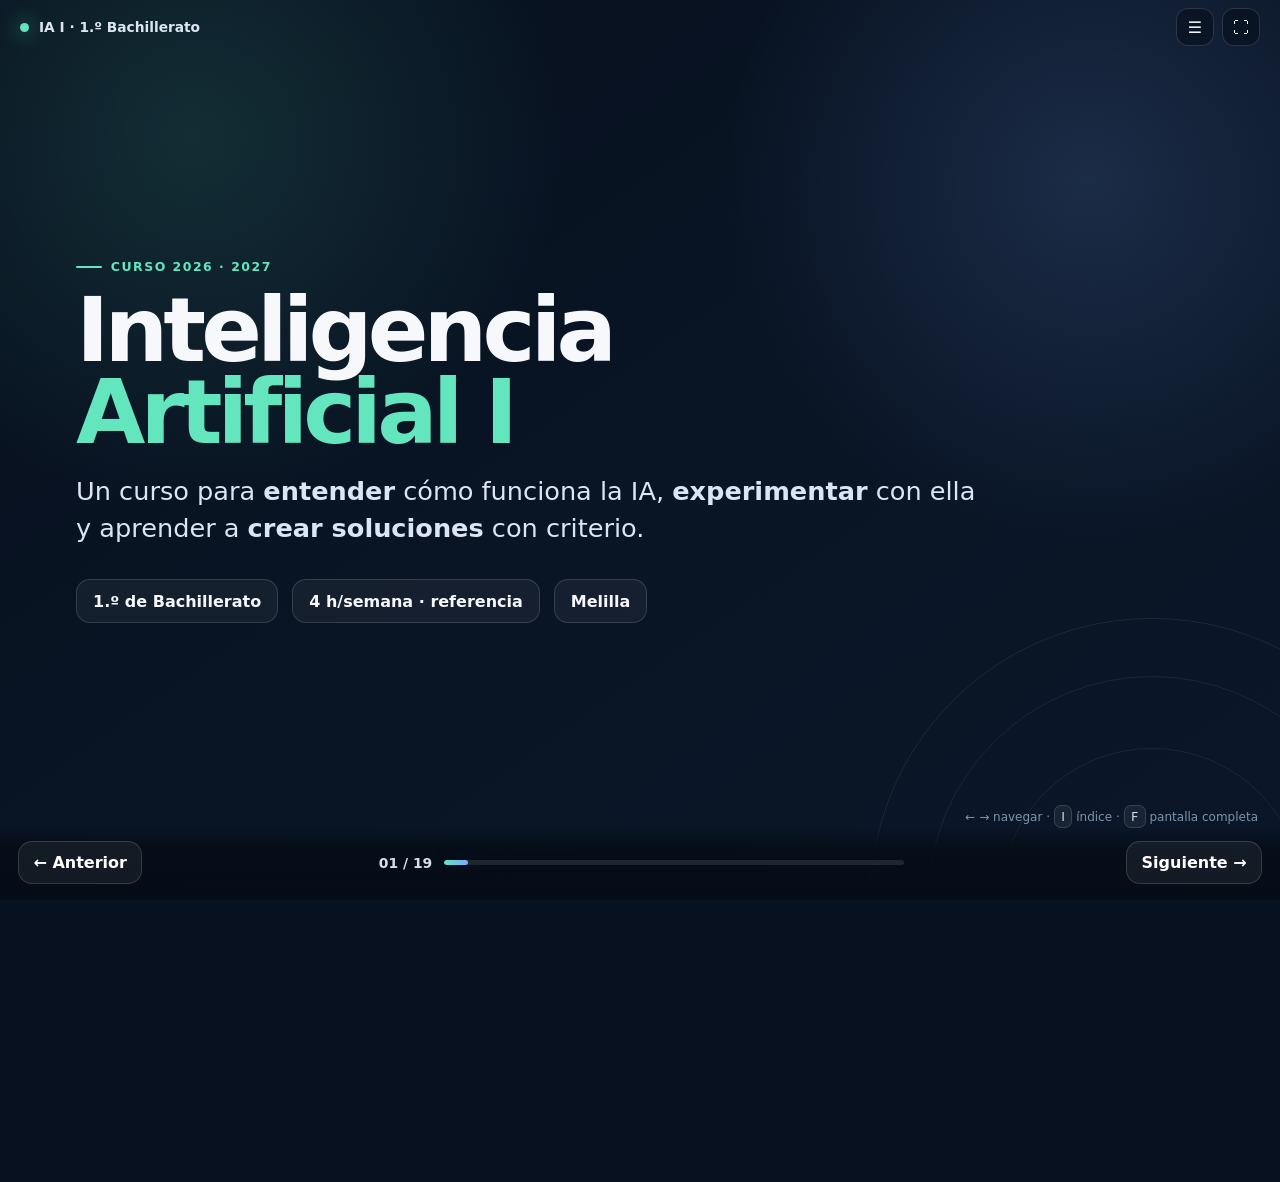
<file: presentacion_IA.html>
<!DOCTYPE html>

<html lang="es">
<head>
<meta charset="utf-8"/>
<meta content="width=device-width, initial-scale=1, viewport-fit=cover" name="viewport"/>
<meta content="#07111f" name="theme-color"/>
<title>Inteligencia Artificial I · Presentación del curso 2026–2027</title>
<style>
    :root{
      --bg:#07111f;
      --bg-2:#0b1729;
      --panel:rgba(255,255,255,.075);
      --panel-strong:rgba(255,255,255,.12);
      --line:rgba(255,255,255,.14);
      --text:#f6f8fc;
      --muted:#aebcd1;
      --accent:#63e6be;
      --accent-2:#7aa8ff;
      --warm:#ffcf70;
      --danger:#ff8d92;
      --shadow:0 24px 70px rgba(0,0,0,.32);
      --radius:24px;
      --max:1180px;
    }
    *{box-sizing:border-box}
    html,body{height:100%;margin:0;background:var(--bg);color:var(--text);font-family:Inter,ui-sans-serif,system-ui,-apple-system,BlinkMacSystemFont,"Segoe UI",sans-serif;overflow:hidden}
    body{background:
      radial-gradient(circle at 15% 15%, rgba(99,230,190,.13), transparent 28%),
      radial-gradient(circle at 85% 20%, rgba(122,168,255,.16), transparent 28%),
      linear-gradient(145deg,var(--bg),var(--bg-2));}
    button{font:inherit}
    a{color:inherit}
    .skip{position:fixed;left:-9999px;top:10px;z-index:50;background:#fff;color:#000;padding:.7rem 1rem;border-radius:10px}
    .skip:focus{left:10px}
    .deck{height:100%;width:100%;position:relative}
    .slides{height:100%;width:100%;position:relative}
    .slide{position:absolute;inset:0;display:grid;place-items:center;padding:72px 72px 96px;opacity:0;transform:translateX(5%);pointer-events:none;transition:opacity .28s ease, transform .38s cubic-bezier(.2,.75,.2,1)}
    .slide.active{opacity:1;transform:translateX(0);pointer-events:auto;z-index:2}
    .slide.prev{transform:translateX(-5%)}
    .content{width:min(100%,var(--max));max-height:calc(100vh - 150px);overflow:auto;scrollbar-width:thin;scrollbar-color:rgba(255,255,255,.2) transparent;padding:4px}
    .eyebrow{display:inline-flex;align-items:center;gap:.55rem;color:var(--accent);text-transform:uppercase;letter-spacing:.12em;font-weight:800;font-size:.78rem;margin-bottom:1rem}
    .eyebrow::before{content:"";width:26px;height:2px;background:currentColor;border-radius:2px}
    h1,h2,h3,p{margin-top:0}
    h1{font-size:clamp(3rem,7vw,6.7rem);line-height:.91;letter-spacing:-.055em;margin-bottom:1.25rem;max-width:1000px}
    h2{font-size:clamp(2rem,4.6vw,4.4rem);line-height:.98;letter-spacing:-.04em;margin-bottom:1.15rem;max-width:1000px}
    h3{font-size:clamp(1.08rem,1.7vw,1.45rem);margin-bottom:.65rem;letter-spacing:-.015em}
    .lead{font-size:clamp(1.15rem,2vw,1.65rem);line-height:1.45;color:#dbe5f3;max-width:900px}
    .muted{color:var(--muted)}
    .accent{color:var(--accent)}
    .accent2{color:var(--accent-2)}
    .warm{color:var(--warm)}
    .grid{display:grid;gap:18px}
    .g2{grid-template-columns:repeat(2,minmax(0,1fr))}
    .g3{grid-template-columns:repeat(3,minmax(0,1fr))}
    .g5{grid-template-columns:repeat(5,minmax(0,1fr))}
    .card{background:linear-gradient(180deg,rgba(255,255,255,.09),rgba(255,255,255,.055));border:1px solid var(--line);border-radius:var(--radius);padding:22px;box-shadow:0 10px 28px rgba(0,0,0,.12);backdrop-filter:blur(12px)}
    .card p:last-child,.card ul:last-child{margin-bottom:0}
    .card .num{font-size:.78rem;letter-spacing:.12em;text-transform:uppercase;color:var(--muted);font-weight:800;margin-bottom:.65rem}
    .icon{width:46px;height:46px;display:grid;place-items:center;border-radius:14px;background:rgba(99,230,190,.12);border:1px solid rgba(99,230,190,.22);margin-bottom:1rem;font-size:1.35rem}
    .pillrow{display:flex;flex-wrap:wrap;gap:10px;margin-top:1.2rem}
    .pill{border:1px solid var(--line);background:rgba(255,255,255,.06);padding:.52rem .78rem;border-radius:999px;color:#dce6f4;font-size:.92rem}
    .hero-meta{display:flex;flex-wrap:wrap;gap:14px;margin-top:2rem}
    .hero-meta .tag{padding:.72rem 1rem;border:1px solid var(--line);border-radius:14px;background:rgba(255,255,255,.05);font-weight:700}
    .orbit{position:absolute;width:44vw;height:44vw;max-width:620px;max-height:620px;border:1px solid rgba(255,255,255,.08);border-radius:50%;right:-12vw;bottom:-22vw;pointer-events:none}
    .orbit::before,.orbit::after{content:"";position:absolute;border:1px solid rgba(255,255,255,.07);border-radius:50%;inset:10%}.orbit::after{inset:23%}
    .statement{font-size:clamp(2.2rem,5.2vw,5rem);line-height:1.02;letter-spacing:-.045em;max-width:1050px;margin:0}
    .statement span{color:var(--accent)}
    .flow{display:grid;grid-template-columns:repeat(5,1fr);gap:10px;align-items:stretch;margin-top:2rem}
    .flow .step{position:relative;padding:20px 16px;border-radius:18px;border:1px solid var(--line);background:rgba(255,255,255,.06);min-height:116px}
    .flow .step:not(:last-child)::after{content:"→";position:absolute;right:-12px;top:42%;z-index:2;color:var(--accent);font-weight:900;background:var(--bg-2);border-radius:20px;padding:0 3px}
    .step b{display:block;margin-bottom:.45rem;color:#fff}
    .mini{font-size:.9rem;color:var(--muted);line-height:1.4}
    .timeline{display:grid;gap:14px;margin-top:1.2rem}
    .term{display:grid;grid-template-columns:170px 1fr;gap:22px;align-items:start;padding:18px 20px;border-radius:20px;border:1px solid var(--line);background:rgba(255,255,255,.055)}
    .term .date{font-weight:900;color:var(--accent);font-size:1.05rem}
    .units{display:flex;gap:8px;flex-wrap:wrap;margin-top:.7rem}
    .unit{font-size:.88rem;padding:.45rem .65rem;border-radius:999px;background:rgba(122,168,255,.1);border:1px solid rgba(122,168,255,.25);color:#dfe9ff}
    .quote{border-left:3px solid var(--accent);padding:1rem 1.2rem;background:rgba(99,230,190,.06);border-radius:0 18px 18px 0;font-size:clamp(1.05rem,1.6vw,1.3rem);line-height:1.5;color:#e6edf8}
    ul.clean{list-style:none;padding:0;margin:0;display:grid;gap:10px}
    ul.clean li{display:flex;gap:10px;align-items:flex-start;color:#dbe4f1;line-height:1.45}
    ul.clean li::before{content:"✓";color:var(--accent);font-weight:900;flex:0 0 auto}
    .question{font-size:clamp(1.5rem,3.4vw,3rem);line-height:1.12;letter-spacing:-.025em;margin:0 0 1rem}
    .big-number{font-size:clamp(3rem,7vw,6rem);font-weight:900;line-height:.9;color:var(--accent);letter-spacing:-.06em}
    .footer-note{margin-top:1rem;font-size:.86rem;color:#8fa2bb}
    .topbar{position:fixed;z-index:10;top:0;left:0;right:0;height:54px;display:flex;align-items:center;justify-content:space-between;padding:0 20px;pointer-events:none}
    .brand{display:flex;align-items:center;gap:10px;font-weight:800;font-size:.86rem;color:#dce5f2;pointer-events:auto}
    .brand-dot{width:9px;height:9px;border-radius:50%;background:var(--accent);box-shadow:0 0 20px rgba(99,230,190,.8)}
    .top-actions{display:flex;gap:8px;pointer-events:auto}
    .icon-btn{width:38px;height:38px;border-radius:12px;border:1px solid var(--line);background:rgba(6,14,26,.58);color:#f7f9fc;cursor:pointer;display:grid;place-items:center;backdrop-filter:blur(10px)}
    .icon-btn:hover,.icon-btn:focus-visible{border-color:rgba(99,230,190,.5);outline:none;background:rgba(99,230,190,.09)}
    .nav{position:fixed;z-index:10;left:0;right:0;bottom:0;padding:14px 18px 16px;display:grid;grid-template-columns:1fr auto 1fr;align-items:center;gap:16px;background:linear-gradient(180deg,transparent,rgba(5,12,22,.8) 28%,rgba(5,12,22,.94));}
    .nav-group{display:flex;align-items:center;gap:9px}
    .nav-group.right{justify-content:flex-end}
    .nav-btn{border:1px solid var(--line);background:rgba(255,255,255,.06);color:#fff;border-radius:14px;padding:.68rem .9rem;cursor:pointer;font-weight:800;min-width:44px}
    .nav-btn:hover,.nav-btn:focus-visible{outline:none;border-color:rgba(99,230,190,.55);background:rgba(99,230,190,.09)}
    .counter{font-variant-numeric:tabular-nums;color:#d4dfed;font-size:.87rem;font-weight:800;min-width:58px;text-align:center}
    .progress-wrap{width:min(40vw,460px);height:5px;background:rgba(255,255,255,.1);border-radius:999px;overflow:hidden}
    .progress{height:100%;width:0;background:linear-gradient(90deg,var(--accent),var(--accent-2));border-radius:inherit;transition:width .3s ease}
    .dots{display:none}
    .index{position:fixed;inset:0;z-index:30;background:rgba(4,10,18,.88);backdrop-filter:blur(18px);padding:70px 24px 90px;opacity:0;pointer-events:none;transition:opacity .2s ease;overflow:auto}
    .index.open{opacity:1;pointer-events:auto}
    .index-inner{width:min(100%,1000px);margin:auto}
    .index h2{font-size:clamp(2rem,4vw,3.4rem)}
    .index-grid{display:grid;grid-template-columns:repeat(2,minmax(0,1fr));gap:10px}
    .index-item{text-align:left;padding:15px 16px;border-radius:16px;border:1px solid var(--line);background:rgba(255,255,255,.055);color:#fff;cursor:pointer}
    .index-item:hover,.index-item:focus-visible{outline:none;border-color:rgba(99,230,190,.5);background:rgba(99,230,190,.08)}
    .index-item small{display:block;color:var(--muted);margin-bottom:.35rem}
    .index-item b{font-size:1rem}
    .kbd{font-size:.8rem;border:1px solid var(--line);background:rgba(255,255,255,.06);padding:.2rem .4rem;border-radius:7px;color:#cbd8e8}
    .center{text-align:center}.center .lead{margin-left:auto;margin-right:auto}
    .hint{position:fixed;right:22px;bottom:76px;z-index:8;font-size:.75rem;color:#7f93ad}
    @media (max-width:900px){
      .slide{padding:66px 24px 92px}.g3,.g5{grid-template-columns:1fr 1fr}.flow{grid-template-columns:1fr 1fr}.flow .step::after{display:none}.term{grid-template-columns:1fr;gap:8px}.progress-wrap{width:32vw}.hint{display:none}
    }
    @media (max-width:620px){
      .slide{padding:62px 16px 88px}.g2,.g3,.g5,.index-grid{grid-template-columns:1fr}.card{padding:18px}.flow{grid-template-columns:1fr}.progress-wrap{width:28vw}.nav-btn .label{display:none}.brand span:last-child{display:none}.content{max-height:calc(100vh - 138px)}
    }
    @media (prefers-reduced-motion:reduce){.slide,.progress,.index{transition:none}}
    @media print{
      html,body{overflow:visible;background:#fff;color:#111}.topbar,.nav,.hint,.index{display:none!important}.slides{height:auto}.slide{position:relative;opacity:1!important;transform:none!important;pointer-events:auto;page-break-after:always;min-height:100vh;background:#07111f;color:#fff}.content{max-height:none;overflow:visible}
    }
  </style>
</head>
<body>
<a class="skip" href="#slide-1">Ir al contenido</a>
<div class="deck" id="deck">
<header class="topbar">
<div class="brand"><span class="brand-dot"></span><span>IA I · 1.º Bachillerato</span></div>
<div class="top-actions">
<button aria-label="Abrir índice" class="icon-btn" id="indexBtn" title="Índice (I)">☰</button>
<button aria-label="Pantalla completa" class="icon-btn" id="fullBtn" title="Pantalla completa (F)">⛶</button>
</div>
</header>
<main aria-live="polite" class="slides">
<section aria-label="Diapositiva 1 de 19" class="slide active" data-title="Bienvenida" id="slide-1">
<div class="content">
<div class="eyebrow">Curso 2026 · 2027</div>
<h1>Inteligencia<br/><span class="accent">Artificial I</span></h1>
<p class="lead">Un curso para <strong>entender</strong> cómo funciona la IA, <strong>experimentar</strong> con ella y aprender a <strong>crear soluciones</strong> con criterio.</p>
<div class="hero-meta">
<div class="tag">1.º de Bachillerato</div><div class="tag">4 h/semana · referencia</div><div class="tag">Melilla</div>
</div>
</div><div aria-hidden="true" class="orbit"></div>
</section>
<section aria-label="Diapositiva 2 de 19" class="slide" data-title="La idea del curso" id="slide-2">
<div class="content center">
<div class="eyebrow">La idea clave</div>
<p class="statement">No vamos a estudiar IA para <span>memorizar conceptos</span>.<br/>Vamos a aprenderlos para <span>hacer cosas con ellos</span>.</p>
<div class="pillrow" style="justify-content:center">
<span class="pill">preguntar</span><span class="pill">investigar</span><span class="pill">experimentar</span><span class="pill">programar</span><span class="pill">analizar</span><span class="pill">crear</span><span class="pill">argumentar</span>
</div>
</div>
</section>
<section aria-label="Diapositiva 3 de 19" class="slide" data-title="Qué aprenderemos" id="slide-3">
<div class="content">
<div class="eyebrow">Nuestro mapa</div>
<h2>¿Qué vamos a aprender?</h2>
<p class="lead">La materia se organiza oficialmente en <strong>cinco bloques</strong> que se conectan para comprender, analizar y crear sistemas inteligentes.</p>
<div class="grid g5">
<article class="card"><div class="icon">◉</div><div class="num">Bloque A</div><h3>Fundamentos de IA</h3><p class="mini">Qué es, cómo funciona, por qué ha crecido y cómo aprende.</p></article>
<article class="card"><div class="icon">◇</div><div class="num">Bloque B</div><h3>Tratamiento de información</h3><p class="mini">Cómo representamos texto, sonido, imagen y otros datos.</p></article>
<article class="card"><div class="icon">⌘</div><div class="num">Bloque C</div><h3>Programación</h3><p class="mini">Leer, modificar y construir programas relacionados con IA.</p></article>
<article class="card"><div class="icon">∿</div><div class="num">Bloque D</div><h3>Métodos numéricos</h3><p class="mini">Clasificar, predecir, medir errores y mejorar modelos.</p></article>
<article class="card"><div class="icon">⚖</div><div class="num">Bloque E</div><h3>Ética e IA</h3><p class="mini">Impacto, datos, derechos, bienestar y uso responsable.</p></article>
</div>
</div>
</section>
<section aria-label="Diapositiva 4 de 19" class="slide" data-title="Bloque A · Fundamentos" id="slide-4">
<div class="content">
<div class="eyebrow">Bloque A</div><h2>Fundamentos de Inteligencia Artificial</h2>
<div class="grid g2">
<div class="card"><h3>Preguntas que resolveremos</h3><ul class="clean"><li>¿Qué hace que un sistema sea “inteligente”?</li><li>¿En qué se diferencia una IA específica de una de propósito general?</li><li>¿Por qué los datos son imprescindibles?</li><li>¿Qué partes tiene un sistema inteligente?</li></ul></div>
<div class="card"><h3>Cómo aprende una máquina</h3><p class="muted">Trabajaremos las tres estrategias básicas de aprendizaje automático:</p><div class="pillrow"><span class="pill">supervisado</span><span class="pill">no supervisado</span><span class="pill">por refuerzo</span></div><p class="footer-note">Con ejemplos, interacción con sistemas y pequeñas experiencias de clasificación.</p></div>
</div>
</div>
</section>
<section aria-label="Diapositiva 5 de 19" class="slide" data-title="Bloque B · Información" id="slide-5">
<div class="content">
<div class="eyebrow">Bloque B</div><h2>La IA no ve el mundo como nosotros</h2>
<p class="lead">Antes de aprender, un sistema necesita que la realidad pueda convertirse en <strong>datos representables y procesables</strong>.</p>
<div class="grid g3">
<div class="card"><div class="icon">Aa</div><h3>Texto y sonido</h3><p class="mini">Captación, representación y tratamiento de información textual y sonora.</p></div>
<div class="card"><div class="icon">▧</div><h3>Imagen y visión</h3><p class="mini">Cómo una imagen puede convertirse en información que un algoritmo pueda utilizar.</p></div>
<div class="card"><div class="icon">↗</div><h3>Entradas y salidas</h3><p class="mini">Qué información entra en un agente inteligente y qué formato debe tener su respuesta.</p></div>
</div>
<div class="quote" style="margin-top:18px">Una pregunta recurrente del curso será: <strong>¿qué datos necesita el sistema y qué queremos que produzca?</strong></div>
</div>
</section>
<section aria-label="Diapositiva 6 de 19" class="slide" data-title="Bloque C · Programación" id="slide-6">
<div class="content">
<div class="eyebrow">Bloque C</div><h2>Programar será una herramienta,<br/>no un fin aislado</h2>
<div class="grid g2">
<div class="card"><h3>Lo que iremos incorporando</h3><ul class="clean"><li>Entornos de desarrollo orientados a proyectos de IA.</li><li>Variables y organización básica de un programa.</li><li>Condicionales, bucles, ruptura, salida y excepciones.</li><li>Librerías para tratar, representar y modelar datos.</li></ul></div>
<div class="card"><h3>¿Para qué?</h3><p class="question">Para <span class="accent">entender</span>, <span class="accent2">modificar</span> y finalmente <span class="warm">crear</span> programas sencillos relacionados con IA.</p><p class="muted">La programación aparecerá cuando la necesitemos para resolver problemas, experimentar con modelos o trabajar con datos.</p></div>
</div>
</div>
</section>
<section aria-label="Diapositiva 7 de 19" class="slide" data-title="Bloque D · Modelos" id="slide-7">
<div class="content">
<div class="eyebrow">Bloque D</div><h2>¿Cómo sabemos si un modelo funciona?</h2>
<div class="grid g3">
<article class="card"><div class="num">01 · Resolver</div><h3>Clasificación y regresión</h3><p class="mini">Decidir categorías o estimar valores según el problema.</p></article>
<article class="card"><div class="num">02 · Evaluar</div><h3>Matriz de confusión · ROC · AUC</h3><p class="mini">Aprender a medir aciertos, errores y rendimiento.</p></article>
<article class="card"><div class="num">03 · Mejorar</div><h3>Sesgo · varianza · ajuste</h3><p class="mini">Detectar ajuste deficiente, sobreajuste y efecto de hiperparámetros.</p></article>
</div>
<div class="pillrow"><span class="pill">árboles de decisión</span><span class="pill">búsqueda de patrones</span><span class="pill">regresión lineal</span><span class="pill">experimentación</span></div>
</div>
</section>
<section aria-label="Diapositiva 8 de 19" class="slide" data-title="Bloque E · Ética" id="slide-8">
<div class="content">
<div class="eyebrow">Bloque E · transversal</div><h2>Que algo pueda hacerse<br/>no significa que deba hacerse</h2>
<div class="grid g2">
<div class="card"><h3>Datos y decisiones</h3><p class="muted">Analizaremos la ética en la captación y uso de datos, y qué consecuencias puede tener una decisión automatizada sobre personas reales.</p></div>
<div class="card"><h3>Impacto social</h3><p class="muted">Noticias, empleo, bienestar, derechos, libertades y normas que intentan regular el desarrollo y el uso de sistemas inteligentes.</p></div>
</div>
<div class="quote" style="margin-top:18px"><strong>No será “el tema del final”.</strong> La mirada crítica aparecerá durante todo el curso, cada vez que trabajemos con datos, modelos o aplicaciones.</div>
</div>
</section>
<section aria-label="Diapositiva 9 de 19" class="slide" data-title="Cómo avanza el curso" id="slide-9">
<div class="content">
<div class="eyebrow">Progresión</div><h2>De entender a construir</h2>
<div aria-label="Secuencia de aprendizaje" class="flow">
<div class="step"><b>1 · Entender</b><span class="mini">Qué es la IA y qué partes tiene.</span></div>
<div class="step"><b>2 · Representar</b><span class="mini">Convertir información en datos útiles.</span></div>
<div class="step"><b>3 · Experimentar</b><span class="mini">Probar modelos y observar resultados.</span></div>
<div class="step"><b>4 · Programar</b><span class="mini">Modificar y crear soluciones.</span></div>
<div class="step"><b>5 · Evaluar</b><span class="mini">Medir, mejorar y decidir responsablemente.</span></div>
</div>
</div>
</section>
<section aria-label="Diapositiva 10 de 19" class="slide" data-title="1.ª evaluación" id="slide-10">
<div class="content">
<div class="eyebrow">1.ª evaluación · sept–dic</div><h2>¿Qué es realmente la IA<br/>y cómo aprende?</h2>
<div class="grid g2">
<div class="card"><div class="num">Unidades orientativas</div><h3>U1 · IA: más allá del nombre</h3><p class="mini">Significado, ejemplos, impacto, propósito general/específico y sistemas inteligentes.</p><div class="units"><span class="unit">Fundamentos</span><span class="unit">Impacto</span></div></div>
<div class="card"><div class="num">Unidades orientativas</div><h3>U2 · Los datos enseñan</h3><p class="mini">Datos, módulos de información y por qué un modelo depende de lo que recibe.</p><div class="units"><span class="unit">Datos</span><span class="unit">Entradas/salidas</span></div></div>
<div class="card"><div class="num">Unidades orientativas</div><h3>U3 · ¿Cómo aprende una máquina?</h3><p class="mini">Aprendizaje supervisado, no supervisado y por refuerzo; contexto y aplicaciones.</p><div class="units"><span class="unit">ML</span><span class="unit">Clasificación inicial</span></div></div>
<div class="card"><h3>Primeros retos</h3><p class="mini">Actividades de clasificación, análisis de sistemas cotidianos y pequeños experimentos para descubrir qué ocurre cuando cambian los datos.</p></div>
</div>
</div>
</section>
<section aria-label="Diapositiva 11 de 19" class="slide" data-title="2.ª evaluación" id="slide-11">
<div class="content">
<div class="eyebrow">2.ª evaluación · ene–mar</div><h2>¿Cómo construimos sistemas<br/>que trabajan con datos?</h2>
<div class="grid g3">
<div class="card"><div class="num">U4</div><h3>Del mundo al dato</h3><p class="mini">Texto, sonido, imagen, representación, entradas y salidas.</p></div>
<div class="card"><div class="num">U5</div><h3>Programar para experimentar</h3><p class="mini">Variables, flujo de ejecución, librerías y lectura/modificación de código.</p></div>
<div class="card"><div class="num">U6</div><h3>Clasificar o predecir</h3><p class="mini">Formatos, objetivos y modelos para problemas de clasificación y regresión.</p></div>
</div>
<p class="footer-note">El calendario de Melilla recomienda este tramo para prácticas técnicas, programación y aprendizaje automático.</p>
</div>
</section>
<section aria-label="Diapositiva 12 de 19" class="slide" data-title="3.ª evaluación" id="slide-12">
<div class="content">
<div class="eyebrow">3.ª evaluación · abr–jun</div><h2>¿Cómo mejoramos una IA<br/>y cuándo podemos confiar en ella?</h2>
<div class="grid g3">
<div class="card"><div class="num">U7</div><h3>Medir para decidir</h3><p class="mini">Matriz de confusión, curva ROC y AUC.</p></div>
<div class="card"><div class="num">U8</div><h3>Modelos que se equivocan</h3><p class="mini">Árboles, patrones, regresión lineal, sesgo-varianza, ajuste e hiperparámetros.</p></div>
<div class="card"><div class="num">U9</div><h3>IA con propósito</h3><p class="mini">Aplicación integrada en retos/proyectos y análisis ético del resultado.</p></div>
</div>
<div class="quote" style="margin-top:18px">Objetivo del tramo final: <strong>integrar lo aprendido para analizar o crear una solución y justificar sus decisiones.</strong></div>
</div>
</section>
<section aria-label="Diapositiva 13 de 19" class="slide" data-title="Calendario" id="slide-13">
<div class="content">
<div class="eyebrow">Temporalización realista</div><h2>El calendario también manda</h2>
<div class="timeline">
<div class="term"><div><div class="date">09 SEP → 22 DIC</div><div class="mini">Tramo 1</div></div><div><strong>Fundamentos + primeras situaciones de aprendizaje</strong><div class="units"><span class="unit">Evaluación inicial</span><span class="unit">U1–U3 aprox.</span><span class="unit">Cierre antes de Navidad</span></div></div></div>
<div class="term"><div><div class="date">11 ENE → 19 MAR</div><div class="mini">Tramo 2</div></div><div><strong>Programación + datos + aprendizaje automático</strong><div class="units"><span class="unit">U4–U6 aprox.</span><span class="unit">Prácticas técnicas</span><span class="unit">Continuidad</span></div></div></div>
<div class="term"><div><div class="date">05 ABR → 23 JUN</div><div class="mini">Tramo 3</div></div><div><strong>Evaluación de modelos + integración + proyecto</strong><div class="units"><span class="unit">U7–U9 aprox.</span><span class="unit">Proyecto final</span><span class="unit">Refuerzo y cierre</span></div></div></div>
</div>
<p class="footer-note">Curso oficial: 175 días lectivos en Bachillerato. La carga semanal de referencia de la materia es de 4 horas; las sesiones exactas dependen del horario concreto y de las incidencias reales.</p>
</div>
</section>
<section aria-label="Diapositiva 14 de 19" class="slide" data-title="Cómo trabajaremos" id="slide-14">
<div class="content">
<div class="eyebrow">Metodología</div><h2>¿Qué se espera de vosotros?</h2>
<div class="grid g3">
<div class="card"><div class="icon">?</div><h3>Preguntar y justificar</h3><p class="mini">No aceptar una respuesta solo porque la dé una máquina. Buscar evidencias y explicar decisiones.</p></div>
<div class="card"><div class="icon">⚙</div><h3>Experimentar</h3><p class="mini">Cambiar datos, parámetros o código y observar qué ocurre.</p></div>
<div class="card"><div class="icon">↔</div><h3>Colaborar</h3><p class="mini">Compartir ideas, contrastar resultados y construir soluciones en equipo cuando el reto lo requiera.</p></div>
<div class="card"><div class="icon">⌨</div><h3>Construir</h3><p class="mini">Pasar de usar herramientas a entenderlas, modificarlas y crear.</p></div>
<div class="card"><div class="icon">◌</div><h3>Reflexionar</h3><p class="mini">Analizar impacto, límites, errores, riesgos y decisiones éticas.</p></div>
<div class="card"><div class="icon">↗</div><h3>Mejorar</h3><p class="mini">Revisar el trabajo tras obtener resultados: un primer modelo rara vez es el definitivo.</p></div>
</div>
</div>
</section>


<section aria-label="Diapositiva 15 de 19" class="slide" data-title="Normas · Aula de informática" id="slide-15">
<div class="content">
<div class="eyebrow">Aula de informática</div>
<h2>Tres reglas maestras</h2>
<p class="lead">Trabajamos con equipos compartidos, cuentas, datos y acceso a Internet. Para que el aula funcione, hay tres principios que están por encima de todo.</p>
<div class="grid g3">
<article class="card"><div class="icon">♙</div><div class="num">01</div><h3>Respeta a las personas</h3><p class="mini">Trabaja sin interferir en el aprendizaje de los demás. Colabora, escucha y utiliza la tecnología de forma responsable.</p></article>
<article class="card"><div class="icon">⌨</div><div class="num">02</div><h3>Cuida los equipos</h3><p class="mini">El ordenador y sus periféricos son material de uso común. Se utilizan con cuidado y únicamente para el trabajo de clase.</p></article>
<article class="card"><div class="icon">◎</div><div class="num">03</div><h3>Protege datos y cuentas</h3><p class="mini">No accedas a cuentas, archivos o información de otras personas. Tus credenciales son personales.</p></article>
</div>
<div class="quote" style="margin-top:18px"><strong>Regla sencilla:</strong> si una acción perjudica el equipo, la privacidad, la convivencia o el aprendizaje, no tiene cabida en el aula.</div>
</div>
</section><section aria-label="Diapositiva 16 de 19" class="slide" data-title="Normas · Equipo y puesto" id="slide-16">
<div class="content">
<div class="eyebrow">Funcionamiento · 01</div>
<h2>Tu puesto y el equipo</h2>
<div class="grid g2">
<div class="card"><h3>Al comenzar</h3><ul class="clean"><li>Ocupa el puesto indicado y revisa visualmente el equipo.</li><li>Si detectas cualquier daño, desconexión o problema, avisa <strong>antes de utilizarlo</strong>.</li><li>Entra únicamente con tu cuenta y mantén tus contraseñas en privado.</li><li>Abre solo las aplicaciones y recursos necesarios para la actividad.</li></ul></div>
<div class="card"><h3>Durante y al finalizar</h3><ul class="clean"><li>No instales programas, extensiones ni cambies configuraciones sin autorización.</li><li>No comas ni tengas bebidas junto a los equipos.</li><li>Guarda el trabajo en la ubicación indicada y no manipules archivos ajenos.</li><li>Cierra sesión, recoge el puesto y apaga o deja el equipo como se indique.</li></ul></div>
</div>
<p class="footer-note">Si algo deja de funcionar: detente, avisa y explica qué ha ocurrido. No intentes ocultarlo ni “arreglarlo” modificando el sistema.</p>
</div>
</section><section aria-label="Diapositiva 17 de 19" class="slide" data-title="Normas · Internet e IA" id="slide-17">
<div class="content">
<div class="eyebrow">Funcionamiento · 02</div>
<h2>Internet e IA: herramientas de trabajo</h2>
<div class="grid g2">
<div class="card"><div class="icon">↗</div><h3>Uso de Internet</h3><ul class="clean"><li>Navega por recursos relacionados con la tarea que estemos realizando.</li><li>Redes sociales, juegos, streaming y contenidos ajenos a la actividad quedan fuera del tiempo de trabajo.</li><li>No descargues archivos ni ejecutes software sin saber qué es y sin autorización cuando sea necesaria.</li><li>No publiques datos personales, imágenes o trabajos de compañeros.</li></ul></div>
<div class="card"><div class="icon">◉</div><h3>Uso de Inteligencia Artificial</h3><ul class="clean"><li>La IA puede utilizarse cuando forme parte de la actividad o se autorice su uso.</li><li>Debes poder explicar qué has hecho tú y qué ayuda has recibido de una IA.</li><li>Una respuesta generada <strong>no se da por correcta automáticamente</strong>: se contrasta y se verifica.</li><li>No introduzcas información personal, sensible o privada en servicios de IA.</li></ul></div>
</div>
<div class="quote" style="margin-top:18px">Usar IA no sustituye a <strong>pensar, comprender, justificar ni aprender</strong>.</div>
</div>
</section><section aria-label="Diapositiva 18 de 19" class="slide" data-title="Normas · Trabajo y convivencia" id="slide-18">
<div class="content">
<div class="eyebrow">Funcionamiento · 03</div>
<h2>Un aula en la que se pueda trabajar</h2>
<div class="grid g3">
<article class="card"><div class="icon">↔</div><h3>Trabajamos juntos</h3><p class="mini">Habla con un volumen que permita concentrarse. Ayudar no significa hacer el trabajo de otra persona ni copiarle la solución.</p></article>
<article class="card"><div class="icon">◌</div><h3>Dispositivos personales</h3><p class="mini">Móviles y otros dispositivos permanecen guardados salvo que se indique expresamente que forman parte de la actividad.</p></article>
<article class="card"><div class="icon">♪</div><h3>Auriculares</h3><p class="mini">Se utilizan únicamente cuando la actividad lo requiera o exista autorización; nunca deben aislarte de las indicaciones de clase.</p></article>
<article class="card"><div class="icon">?</div><h3>Cuando tienes un problema</h3><p class="mini">Primero revisa la consigna y prueba una solución razonable; después pregunta o pide ayuda aportando qué has intentado.</p></article>
<article class="card"><div class="icon">✓</div><h3>Responsabilidad</h3><p class="mini">Cada persona responde del uso que hace de su sesión, sus archivos y los recursos digitales que utiliza.</p></article>
<article class="card"><div class="icon">!</div><h3>Si una norma se incumple</h3><p class="mini">El uso inadecuado se detiene de inmediato y se actuará conforme a las normas de aula y del centro, especialmente si afecta a equipos, datos o convivencia.</p></article>
</div>
</div>
</section><section aria-label="Diapositiva 19 de 19" class="slide" data-title="Punto de partida" id="slide-19">
<div class="content center">
<div class="eyebrow">Empezamos</div><h2>Al terminar el curso…</h2>
<p class="statement" style="font-size:clamp(2rem,4.3vw,4.15rem)">¿Qué te gustaría ser capaz de <span>entender</span>, <span>crear</span> o <span>cuestionar</span> sobre Inteligencia Artificial?</p>
<p class="lead" style="margin-top:1.5rem">Esa respuesta será nuestro punto de partida.</p>

</div>
</section></main>
<aside aria-hidden="true" aria-label="Índice de diapositivas" class="index" id="index">
<div class="index-inner"><div class="eyebrow">Índice</div><h2>Ir a una diapositiva</h2><div class="index-grid" id="indexGrid"></div></div>
</aside>
<div aria-hidden="true" class="hint">← → navegar · <span class="kbd">I</span> índice · <span class="kbd">F</span> pantalla completa</div>
<footer aria-label="Controles de presentación" class="nav">
<div class="nav-group"><button aria-label="Diapositiva anterior" class="nav-btn" id="prevBtn">← <span class="label">Anterior</span></button></div>
<div class="nav-group"><span class="counter" id="counter">01 / 19</span><div aria-hidden="true" class="progress-wrap"><div class="progress" id="progress"></div></div></div>
<div class="nav-group right"><button aria-label="Diapositiva siguiente" class="nav-btn" id="nextBtn"><span class="label">Siguiente</span> →</button></div>
</footer>
</div>
<script>
    (() => {
      const slides=[...document.querySelectorAll('.slide')];
      const total=slides.length;
      let current=Math.max(0,Math.min(total-1,(parseInt(location.hash.replace('#s',''),10)||1)-1));
      const prevBtn=document.getElementById('prevBtn'), nextBtn=document.getElementById('nextBtn');
      const counter=document.getElementById('counter'), progress=document.getElementById('progress');
      const index=document.getElementById('index'), indexBtn=document.getElementById('indexBtn'), indexGrid=document.getElementById('indexGrid');
      const fullBtn=document.getElementById('fullBtn');
      const pad=n=>String(n).padStart(2,'0');

      slides.forEach((s,i)=>{
        const b=document.createElement('button');
        b.className='index-item'; b.innerHTML=`<small>${pad(i+1)}</small><b>${s.dataset.title||'Diapositiva'}</b>`;
        b.addEventListener('click',()=>{go(i);toggleIndex(false)}); indexGrid.appendChild(b);
      });

      function render(){
        slides.forEach((s,i)=>{s.classList.toggle('active',i===current);s.classList.toggle('prev',i<current);s.setAttribute('aria-hidden',i===current?'false':'true')});
        counter.textContent=`${pad(current+1)} / ${pad(total)}`;
        progress.style.width=`${((current+1)/total)*100}%`;
        prevBtn.disabled=current===0; nextBtn.disabled=current===total-1;
        location.hash=`s${current+1}`;
        document.title=`${slides[current].dataset.title} · IA I 2026–2027`;
      }
      function go(n){current=Math.max(0,Math.min(total-1,n));render()}
      function next(){go(current+1)} function prev(){go(current-1)}
      function toggleIndex(force){const open=typeof force==='boolean'?force:!index.classList.contains('open');index.classList.toggle('open',open);index.setAttribute('aria-hidden',String(!open)); if(open) index.querySelector('button')?.focus(); else indexBtn.focus()}
      prevBtn.addEventListener('click',prev);nextBtn.addEventListener('click',next);indexBtn.addEventListener('click',()=>toggleIndex());
      fullBtn.addEventListener('click',async()=>{try{if(!document.fullscreenElement)await document.documentElement.requestFullscreen();else await document.exitFullscreen()}catch(e){}});
      document.addEventListener('keydown',e=>{
        if(index.classList.contains('open')&&e.key==='Escape'){toggleIndex(false);return}
        if(['ArrowRight','PageDown',' '].includes(e.key)){e.preventDefault();next()}
        if(['ArrowLeft','PageUp'].includes(e.key)){e.preventDefault();prev()}
        if(e.key==='Home')go(0); if(e.key==='End')go(total-1);
        if(e.key.toLowerCase()==='i')toggleIndex();
        if(e.key.toLowerCase()==='f')fullBtn.click();
      });
      let x0=null,y0=null;
      document.addEventListener('touchstart',e=>{x0=e.touches[0].clientX;y0=e.touches[0].clientY},{passive:true});
      document.addEventListener('touchend',e=>{if(x0===null)return;const dx=e.changedTouches[0].clientX-x0,dy=e.changedTouches[0].clientY-y0;if(Math.abs(dx)>55&&Math.abs(dx)>Math.abs(dy)*1.3){dx<0?next():prev()}x0=y0=null},{passive:true});
      window.addEventListener('hashchange',()=>{const n=parseInt(location.hash.replace('#s',''),10);if(n&&n!==current+1){current=Math.max(0,Math.min(total-1,n-1));render()}});
      render();
    })();
  </script>
</body>
</html>
</file>
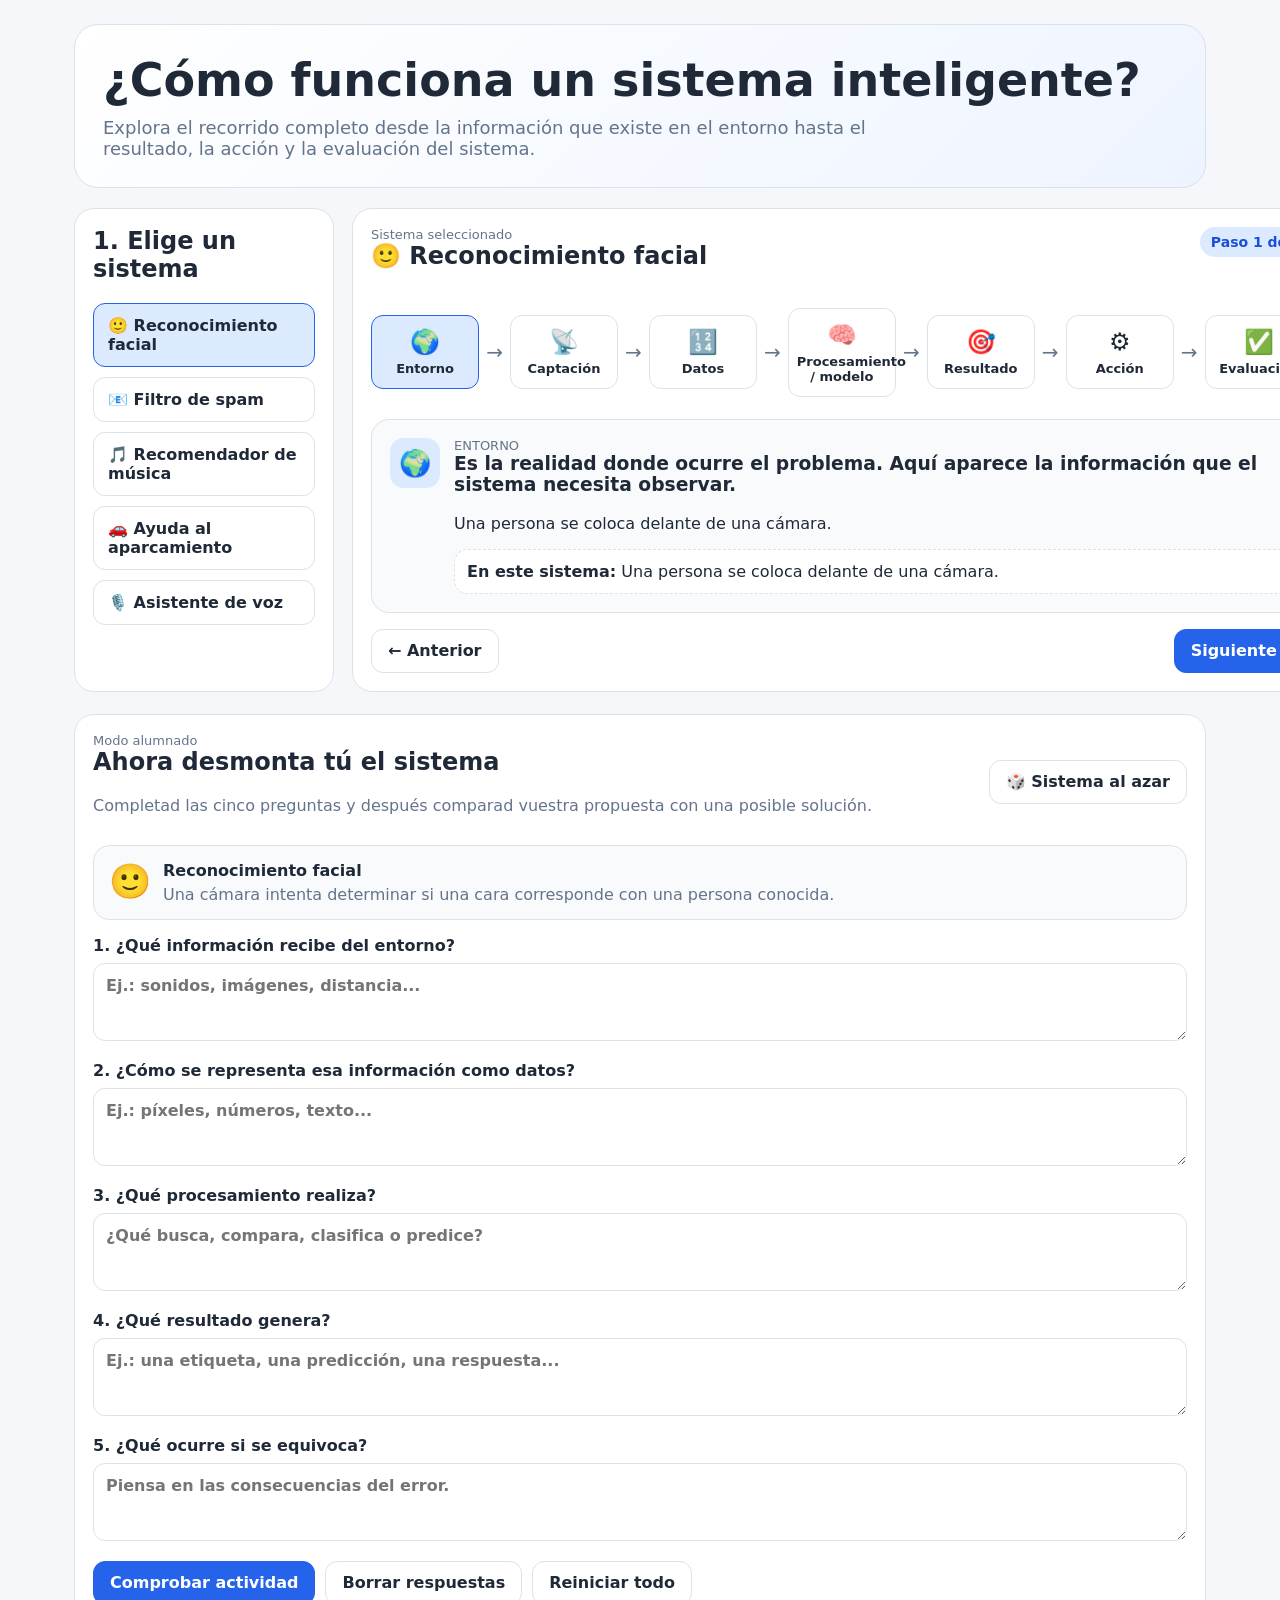
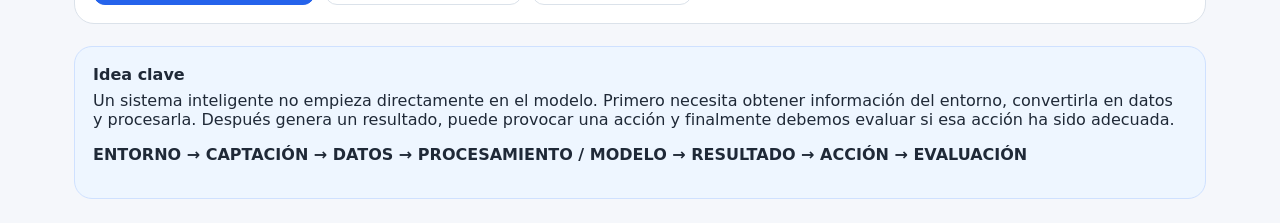
<file: sistema_inteligente_interactivo.html>
<!DOCTYPE html>
<html lang="es">
<head>
  <meta charset="UTF-8" />
  <meta name="viewport" content="width=device-width, initial-scale=1.0" />
  <title>¿Cómo funciona un sistema inteligente?</title>
  <style>
    :root{
      --bg:#f5f7fb;
      --panel:#ffffff;
      --card:#f8fafc;
      --text:#1f2937;
      --muted:#64748b;
      --border:#dbe2ea;
      --accent:#2563eb;
      --accent-soft:#dbeafe;
      --success:#15803d;
      --warn:#b45309;
    }
    *{box-sizing:border-box}
    body{
      margin:0;
      font-family:system-ui,-apple-system,BlinkMacSystemFont,"Segoe UI",sans-serif;
      background:var(--bg);
      color:var(--text);
    }
    .wrap{max-width:1180px;margin:0 auto;padding:24px}
    h1,h2,h3,h4,p{margin-top:0}
    .hero{
      background:linear-gradient(135deg,#ffffff,#eef4ff);
      border:1px solid var(--border);
      border-radius:24px;
      padding:28px;
      margin-bottom:20px;
    }
    .hero h1{font-size:clamp(28px,4vw,46px);margin-bottom:10px}
    .hero p{color:var(--muted);font-size:18px;max-width:850px;margin-bottom:0}
    .grid{
      display:grid;
      grid-template-columns:260px 1fr;
      gap:18px;
    }
    .panel{
      background:var(--panel);
      border:1px solid var(--border);
      border-radius:20px;
      padding:18px;
    }
    .system-list{display:grid;gap:10px}
    button{
      font:inherit;
      cursor:pointer;
      border-radius:12px;
      border:1px solid var(--border);
      background:#fff;
      color:var(--text);
      min-height:44px;
    }
    button:focus-visible, textarea:focus-visible{
      outline:3px solid rgba(37,99,235,.25);
      outline-offset:2px;
    }
    .system-btn{
      text-align:left;
      padding:12px 14px;
      font-weight:700;
    }
    .system-btn.active{
      border-color:var(--accent);
      background:var(--accent-soft);
    }
    .topline{
      display:flex;
      justify-content:space-between;
      align-items:flex-start;
      gap:12px;
      flex-wrap:wrap;
    }
    .badge{
      background:var(--accent-soft);
      color:#1d4ed8;
      padding:7px 11px;
      border-radius:999px;
      font-weight:700;
      font-size:14px;
    }
    .flow-wrap{overflow-x:auto;padding-bottom:4px;margin-top:18px}
    .flow{
      display:flex;
      align-items:center;
      min-width:850px;
      gap:7px;
    }
    .step{
      flex:1;
      min-width:105px;
      padding:12px 8px;
      font-weight:700;
      font-size:13px;
      background:white;
    }
    .step.done{background:#f1f5f9}
    .step.active{
      border-color:var(--accent);
      background:var(--accent-soft);
    }
    .step .icon{font-size:24px;display:block;margin-bottom:5px}
    .arrow{color:var(--muted);font-size:20px}
    .detail{
      margin-top:18px;
      background:var(--card);
      border:1px solid var(--border);
      border-radius:18px;
      padding:18px;
    }
    .detail-row{display:flex;gap:14px;align-items:flex-start}
    .detail-icon{
      width:50px;height:50px;border-radius:14px;
      display:grid;place-items:center;
      background:var(--accent-soft);
      font-size:26px;flex:0 0 auto;
    }
    .muted{color:var(--muted)}
    .small{font-size:13px}
    .example{
      margin-top:12px;
      border:1px dashed var(--border);
      border-radius:14px;
      padding:12px;
      background:#fff;
    }
    .nav{display:flex;justify-content:space-between;gap:10px;margin-top:16px;flex-wrap:wrap}
    .nav button,.action-btn{padding:10px 16px;font-weight:700}
    .primary{
      background:var(--accent);color:white;border-color:var(--accent);
    }
    .activity{margin-top:22px}
    .challenge-head{
      display:flex;justify-content:space-between;gap:12px;align-items:center;flex-wrap:wrap;
    }
    .challenge-card{
      margin-top:14px;background:var(--card);border-radius:16px;padding:15px;border:1px solid var(--border)
    }
    label{display:block;font-weight:700;margin-top:16px}
    textarea{
      width:100%;margin-top:8px;resize:vertical;min-height:78px;
      border:1px solid var(--border);border-radius:12px;padding:12px;
      font:inherit;background:white;color:var(--text)
    }
    .feedback{
      margin-top:18px;border:1px solid var(--border);
      border-radius:16px;padding:16px;background:#fff;
    }
    .answer-box{
      border:1px solid var(--border);border-radius:12px;padding:12px;margin-top:10px;background:var(--card)
    }
    .key{
      margin-top:22px;
      padding:18px;
      border-radius:18px;
      background:#eef6ff;
      border:1px solid #cfe1ff;
    }
    .key strong{display:block;margin-bottom:7px}
    .hidden{display:none}
    @media (max-width:820px){
      .wrap{padding:14px}
      .grid{grid-template-columns:1fr}
      .system-list{grid-template-columns:repeat(2,minmax(0,1fr))}
    }
    @media (max-width:540px){
      .system-list{grid-template-columns:1fr}
      .hero{padding:20px}
      .panel{padding:14px}
    }
  </style>
</head>
<body>
  <main class="wrap">
    <section class="hero">
      <h1>¿Cómo funciona un sistema inteligente?</h1>
      <p>Explora el recorrido completo desde la información que existe en el entorno hasta el resultado, la acción y la evaluación del sistema.</p>
    </section>

    <section class="grid">
      <aside class="panel">
        <h2>1. Elige un sistema</h2>
        <div id="systemButtons" class="system-list"></div>
      </aside>

      <section class="panel">
        <div class="topline">
          <div>
            <div class="small muted">Sistema seleccionado</div>
            <h2 id="systemTitle"></h2>
          </div>
          <div id="stepCounter" class="badge">Paso 1 de 7</div>
        </div>

        <div class="flow-wrap">
          <div id="flow" class="flow" aria-label="Etapas del sistema inteligente"></div>
        </div>

        <div class="detail" aria-live="polite">
          <div class="detail-row">
            <div id="detailIcon" class="detail-icon"></div>
            <div>
              <div id="detailStage" class="small muted"></div>
              <h3 id="detailTitle"></h3>
              <p id="detailText"></p>
              <div id="exampleBox" class="example"></div>
            </div>
          </div>
        </div>

        <div class="nav">
          <button id="prevBtn" type="button">← Anterior</button>
          <button id="nextBtn" type="button" class="primary">Siguiente →</button>
        </div>
      </section>
    </section>

    <section class="panel activity">
      <div class="challenge-head">
        <div>
          <div class="small muted">Modo alumnado</div>
          <h2>Ahora desmonta tú el sistema</h2>
          <p class="muted">Completad las cinco preguntas y después comparad vuestra propuesta con una posible solución.</p>
        </div>
        <button id="randomBtn" type="button" class="action-btn">🎲 Sistema al azar</button>
      </div>

      <div id="challengeIntro" class="challenge-card"></div>

      <form id="challengeForm">
        <label>
          1. ¿Qué información recibe del entorno?
          <textarea id="q1" placeholder="Ej.: sonidos, imágenes, distancia..."></textarea>
        </label>

        <label>
          2. ¿Cómo se representa esa información como datos?
          <textarea id="q2" placeholder="Ej.: píxeles, números, texto..."></textarea>
        </label>

        <label>
          3. ¿Qué procesamiento realiza?
          <textarea id="q3" placeholder="¿Qué busca, compara, clasifica o predice?"></textarea>
        </label>

        <label>
          4. ¿Qué resultado genera?
          <textarea id="q4" placeholder="Ej.: una etiqueta, una predicción, una respuesta..."></textarea>
        </label>

        <label>
          5. ¿Qué ocurre si se equivoca?
          <textarea id="q5" placeholder="Piensa en las consecuencias del error."></textarea>
        </label>

        <div class="nav" style="justify-content:flex-start">
          <button type="submit" class="primary action-btn">Comprobar actividad</button>
          <button id="clearBtn" type="button" class="action-btn">Borrar respuestas</button>
          <button id="resetBtn" type="button" class="action-btn">Reiniciar todo</button>
        </div>
      </form>

      <div id="feedback" class="feedback hidden" aria-live="polite"></div>
    </section>

    <section class="key">
      <strong>Idea clave</strong>
      <p>Un sistema inteligente no empieza directamente en el modelo. Primero necesita obtener información del entorno, convertirla en datos y procesarla. Después genera un resultado, puede provocar una acción y finalmente debemos evaluar si esa acción ha sido adecuada.</p>
      <p><strong>ENTORNO → CAPTACIÓN → DATOS → PROCESAMIENTO / MODELO → RESULTADO → ACCIÓN → EVALUACIÓN</strong></p>
    </section>
  </main>

  <script>
    (() => {
      const stages = [
        { key:'entorno', label:'Entorno', icon:'🌍', generic:'Es la realidad donde ocurre el problema. Aquí aparece la información que el sistema necesita observar.' },
        { key:'captacion', label:'Captación', icon:'📡', generic:'Un sensor, dispositivo o fuente recoge información del entorno.' },
        { key:'datos', label:'Datos', icon:'🔢', generic:'La información captada se transforma en una representación que el ordenador puede manejar.' },
        { key:'modelo', label:'Procesamiento / modelo', icon:'🧠', generic:'Un algoritmo o modelo analiza los datos, busca patrones y calcula una respuesta.' },
        { key:'resultado', label:'Resultado', icon:'🎯', generic:'El sistema produce una clasificación, predicción, recomendación, medida o respuesta.' },
        { key:'accion', label:'Acción', icon:'⚙️', generic:'El resultado se utiliza para hacer algo: avisar, responder, recomendar o controlar un dispositivo.' },
        { key:'evaluacion', label:'Evaluación', icon:'✅', generic:'Se comprueba si el resultado fue adecuado. Los errores permiten detectar limitaciones y, en algunos sistemas, mejorar el modelo.' }
      ];

      const systems = [
        {
          name:'Reconocimiento facial', icon:'🙂',
          intro:'Una cámara intenta determinar si una cara corresponde con una persona conocida.',
          detail:{
            entorno:'Una persona se coloca delante de una cámara.',
            captacion:'La cámara capta una imagen de su rostro.',
            datos:'La imagen se representa mediante píxeles y características numéricas del rostro.',
            modelo:'El modelo extrae características y las compara con patrones o representaciones almacenadas.',
            resultado:'Genera una identidad probable o indica que no reconoce a la persona.',
            accion:'Puede desbloquear un dispositivo, autorizar un acceso o solicitar otra comprobación.',
            evaluacion:'Se comprueba si la identificación era correcta. Un falso positivo puede permitir el acceso a una persona equivocada.'
          },
          answers:[
            'Imagen del rostro de una persona captada por una cámara.',
            'Píxeles y características numéricas extraídas de la imagen.',
            'Analiza características faciales y las compara con patrones aprendidos o registrados.',
            'Una identidad probable o una indicación de no reconocimiento.',
            'Puede confundir personas, negar un acceso legítimo o autorizar incorrectamente a otra persona.'
          ]
        },
        {
          name:'Filtro de spam', icon:'📧',
          intro:'El sistema analiza un correo electrónico y decide si parece legítimo o no deseado.',
          detail:{
            entorno:'Llega un nuevo correo a la bandeja de entrada.',
            captacion:'El sistema recibe el remitente, asunto, contenido y otros metadatos del mensaje.',
            datos:'Las palabras, enlaces y características del mensaje se transforman en valores que puede analizar el algoritmo.',
            modelo:'El modelo busca patrones asociados a correos normales y a spam.',
            resultado:'Calcula una clasificación o probabilidad: spam / no spam.',
            accion:'El correo se deja en la bandeja de entrada o se mueve a la carpeta de spam.',
            evaluacion:'El usuario puede indicar que la clasificación fue incorrecta. Un error puede ocultar un correo importante o dejar pasar spam.'
          },
          answers:[
            'Contenido del correo, remitente, asunto, enlaces y metadatos.',
            'Texto y características transformadas en variables o representaciones numéricas.',
            'Busca patrones y clasifica el mensaje según lo aprendido de otros correos.',
            'Spam/no spam o una probabilidad de que sea spam.',
            'Un mensaje legítimo puede acabar en spam o un correo no deseado puede llegar a la bandeja principal.'
          ]
        },
        {
          name:'Recomendador de música', icon:'🎵',
          intro:'El sistema utiliza información sobre escuchas para proponer canciones que podrían gustar al usuario.',
          detail:{
            entorno:'Una persona escucha, salta, busca o guarda canciones.',
            captacion:'La plataforma registra esas interacciones y características de las canciones.',
            datos:'Las escuchas y preferencias se representan mediante historiales, categorías y valores numéricos.',
            modelo:'El sistema busca semejanzas entre canciones, hábitos y perfiles de usuarios.',
            resultado:'Calcula qué canciones podrían resultar relevantes.',
            accion:'Muestra una lista, una radio personalizada o la siguiente canción recomendada.',
            evaluacion:'Las nuevas interacciones permiten comprobar si las recomendaciones funcionaron. Un error puede producir recomendaciones poco relevantes.'
          },
          answers:[
            'Historial de escucha, canciones guardadas, saltos, búsquedas y características musicales.',
            'Registros, categorías y vectores o valores numéricos.',
            'Busca patrones de preferencias y similitudes entre canciones o usuarios.',
            'Una lista o puntuación de canciones recomendadas.',
            'Puede recomendar música que no interesa al usuario y generar una experiencia menos útil.'
          ]
        },
        {
          name:'Ayuda al aparcamiento', icon:'🚗',
          intro:'Un vehículo utiliza sensores para estimar la proximidad de obstáculos durante una maniobra.',
          detail:{
            entorno:'El vehículo se mueve cerca de paredes, coches, personas u otros obstáculos.',
            captacion:'Sensores de proximidad y, según el vehículo, cámaras detectan lo que hay alrededor.',
            datos:'Las señales se convierten en medidas de distancia, imágenes u otras variables.',
            modelo:'El sistema calcula la proximidad y determina si existe riesgo de colisión.',
            resultado:'Obtiene distancias, niveles de riesgo o una representación de los obstáculos.',
            accion:'Emite pitidos, muestra avisos visuales o puede intervenir en la maniobra en sistemas más avanzados.',
            evaluacion:'El conductor observa si el aviso correspondía con la realidad. Un fallo puede provocar un aviso innecesario o no advertir correctamente de un obstáculo.'
          },
          answers:[
            'Distancia y presencia de obstáculos alrededor del vehículo; en algunos sistemas también imágenes.',
            'Medidas numéricas de distancia, señales de sensores e imágenes.',
            'Calcula proximidad y riesgo a partir de los datos recibidos.',
            'Una distancia, nivel de riesgo o aviso de obstáculo.',
            'Puede no detectar correctamente un obstáculo o emitir una alarma cuando no existe peligro real.'
          ]
        },
        {
          name:'Asistente de voz', icon:'🎙️',
          intro:'El sistema recibe una petición hablada e intenta comprenderla para generar una respuesta o ejecutar una acción.',
          detail:{
            entorno:'Una persona formula una pregunta o una orden.',
            captacion:'El micrófono capta las ondas sonoras de la voz.',
            datos:'El audio se digitaliza y puede transformarse en características acústicas y texto.',
            modelo:'Los modelos reconocen el habla, interpretan la intención y determinan una respuesta apropiada.',
            resultado:'Genera una interpretación de la petición y una respuesta o instrucción.',
            accion:'Responde con voz, muestra información o ejecuta una función permitida.',
            evaluacion:'El usuario comprueba inmediatamente si el asistente entendió bien. Un error puede producir una respuesta incorrecta o ejecutar otra acción distinta.'
          },
          answers:[
            'La voz y las palabras pronunciadas por la persona.',
            'Audio digital, características acústicas y normalmente una representación textual.',
            'Reconoce el habla e interpreta el significado o intención de la petición.',
            'Una interpretación, respuesta o instrucción para otra función.',
            'Puede entender mal una palabra, responder incorrectamente o ejecutar una acción distinta de la solicitada.'
          ]
        }
      ];

      let systemIndex = 0;
      let stepIndex = 0;

      const systemButtons = document.getElementById('systemButtons');
      const flow = document.getElementById('flow');
      const systemTitle = document.getElementById('systemTitle');
      const stepCounter = document.getElementById('stepCounter');
      const detailIcon = document.getElementById('detailIcon');
      const detailStage = document.getElementById('detailStage');
      const detailTitle = document.getElementById('detailTitle');
      const detailText = document.getElementById('detailText');
      const exampleBox = document.getElementById('exampleBox');
      const prevBtn = document.getElementById('prevBtn');
      const nextBtn = document.getElementById('nextBtn');
      const challengeIntro = document.getElementById('challengeIntro');
      const form = document.getElementById('challengeForm');
      const feedback = document.getElementById('feedback');

      function renderSystemButtons(){
        systemButtons.innerHTML='';
        systems.forEach((sys,i)=>{
          const b=document.createElement('button');
          b.type='button';
          b.className='system-btn'+(i===systemIndex?' active':'');
          b.textContent=sys.icon+' '+sys.name;
          b.addEventListener('click',()=>{
            systemIndex=i;
            stepIndex=0;
            clearAnswers();
            render();
          });
          systemButtons.appendChild(b);
        });
      }

      function renderFlow(){
        flow.innerHTML='';
        stages.forEach((stage,i)=>{
          const b=document.createElement('button');
          b.type='button';
          b.className='step'+(i===stepIndex?' active':i<stepIndex?' done':'');
          b.innerHTML='<span class="icon">'+stage.icon+'</span>'+stage.label;
          b.addEventListener('click',()=>{
            stepIndex=i;
            renderFlow();
            renderDetail();
          });
          flow.appendChild(b);
          if(i<stages.length-1){
            const arrow=document.createElement('span');
            arrow.className='arrow';
            arrow.textContent='→';
            flow.appendChild(arrow);
          }
        });
      }

      function renderDetail(){
        const stage=stages[stepIndex];
        const sys=systems[systemIndex];

        systemTitle.textContent=sys.icon+' '+sys.name;
        stepCounter.textContent='Paso '+(stepIndex+1)+' de '+stages.length;
        detailIcon.textContent=stage.icon;
        detailStage.textContent=stage.label.toUpperCase();
        detailTitle.textContent=stage.generic;
        detailText.textContent=sys.detail[stage.key];
        exampleBox.innerHTML='<strong>En este sistema:</strong> '+sys.detail[stage.key];

        prevBtn.disabled=stepIndex===0;
        nextBtn.textContent=stepIndex===stages.length-1?'Volver al inicio ↺':'Siguiente →';

        challengeIntro.innerHTML=
          '<div style="display:flex;gap:12px;align-items:flex-start">'+
          '<div style="font-size:34px">'+sys.icon+'</div>'+
          '<div><strong>'+sys.name+'</strong><p class="muted" style="margin-top:5px;margin-bottom:0">'+sys.intro+'</p></div>'+
          '</div>';
      }

      function render(){
        renderSystemButtons();
        renderFlow();
        renderDetail();
        feedback.classList.add('hidden');
      }

      function clearAnswers(){
        ['q1','q2','q3','q4','q5'].forEach(id=>{
          document.getElementById(id).value='';
        });
        feedback.innerHTML='';
        feedback.classList.add('hidden');
      }

      prevBtn.addEventListener('click',()=>{
        if(stepIndex>0){
          stepIndex--;
          renderFlow();
          renderDetail();
        }
      });

      nextBtn.addEventListener('click',()=>{
        stepIndex=stepIndex===stages.length-1?0:stepIndex+1;
        renderFlow();
        renderDetail();
      });

      document.getElementById('randomBtn').addEventListener('click',()=>{
        let n=Math.floor(Math.random()*systems.length);
        if(systems.length>1 && n===systemIndex) n=(n+1)%systems.length;
        systemIndex=n;
        stepIndex=0;
        clearAnswers();
        render();
      });

      document.getElementById('clearBtn').addEventListener('click',clearAnswers);

      document.getElementById('resetBtn').addEventListener('click',()=>{
        systemIndex=0;
        stepIndex=0;
        clearAnswers();
        render();
      });

      function escapeHtml(text){
        const d=document.createElement('div');
        d.textContent=text;
        return d.innerHTML;
      }

      form.addEventListener('submit',(e)=>{
        e.preventDefault();
        const values=['q1','q2','q3','q4','q5'].map(id=>document.getElementById(id).value.trim());

        if(values.some(v=>!v)){
          feedback.classList.remove('hidden');
          feedback.innerHTML='<strong>⚠️ Aún falta alguna respuesta.</strong><p class="muted">Completad las cinco cuestiones antes de comparar vuestra propuesta.</p>';
          return;
        }

        const labels=[
          'Información de entrada',
          'Representación como datos',
          'Procesamiento',
          'Resultado',
          'Consecuencia de un error'
        ];

        const ans=systems[systemIndex].answers;

        feedback.classList.remove('hidden');
        feedback.innerHTML=
          '<h3>🔎 Comparad vuestra respuesta con esta propuesta</h3>'+
          '<p class="muted">No es necesario escribir exactamente lo mismo. Lo importante es identificar correctamente la función de cada parte.</p>'+
          ans.map((a,i)=>
            '<div class="answer-box">'+
            '<strong>'+(i+1)+'. '+labels[i]+'</strong>'+
            '<p><b>Vuestra respuesta:</b> '+escapeHtml(values[i])+'</p>'+
            '<p><b>Propuesta:</b> '+a+'</p>'+
            '</div>'
          ).join('')+
          '<div class="key" style="margin-top:14px"><strong>Pregunta final</strong> ¿Qué parte del sistema habría que modificar para reducir los errores?</div>';
      });

      render();
    })();
  </script>
</body>
</html>
</file>
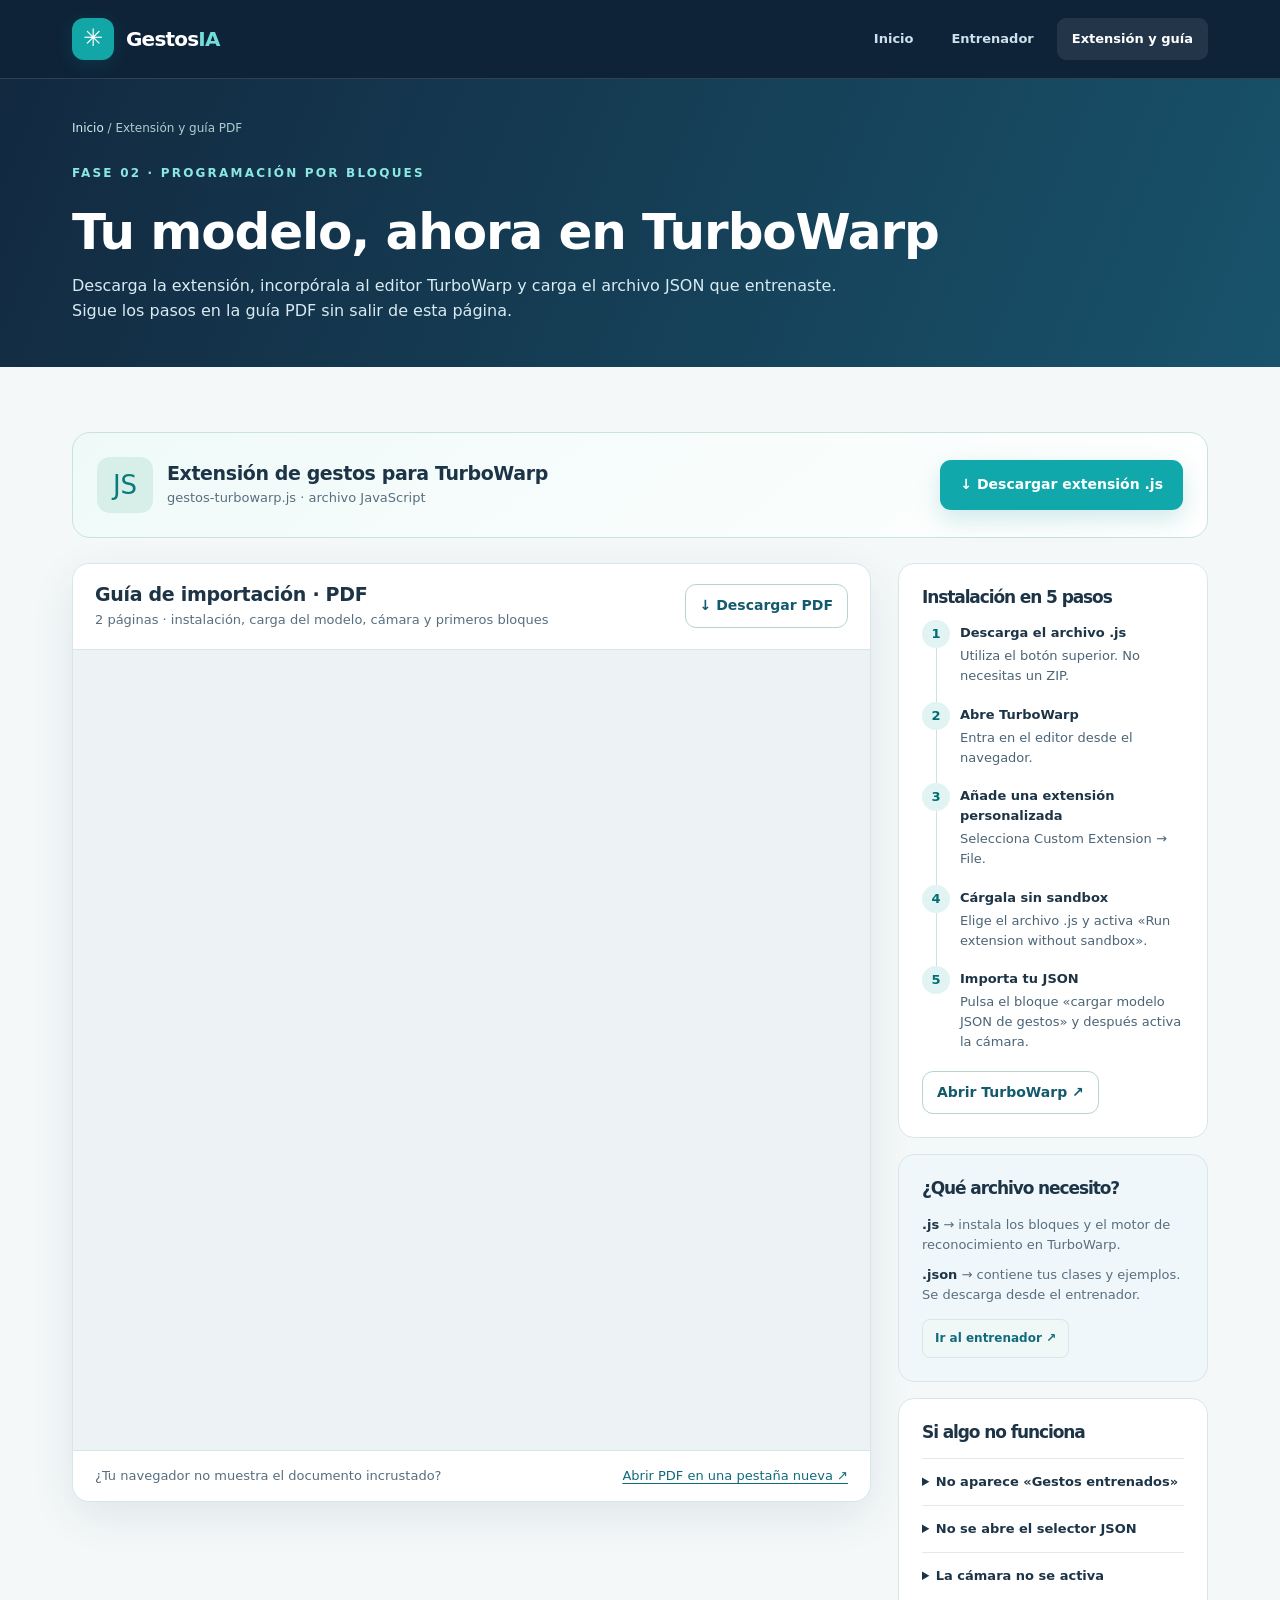
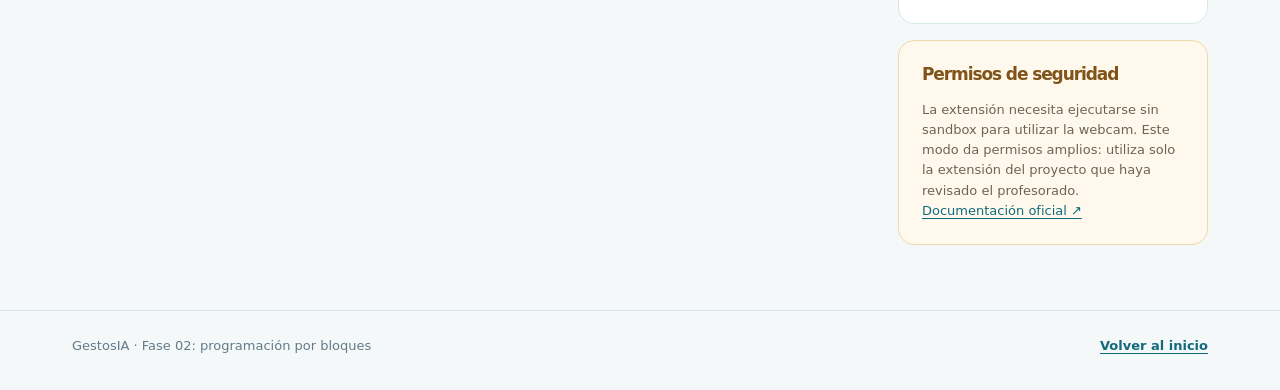
<file: lab_gestos/extension.html>
<!doctype html>
<html lang="es"><head>
<meta charset="utf-8"><meta name="viewport" content="width=device-width,initial-scale=1"><meta name="theme-color" content="#12283f">
<title>Extensión TurboWarp y guía PDF · GestosIA</title>
<meta name="description" content="Descarga la extensión JavaScript para TurboWarp y consulta la guía PDF incrustada para importar tu modelo de gestos JSON.">
<link rel="stylesheet" href="assets/site.css"></head><body>
<a class="skip" href="#contenido">Ir al contenido</a>
<header class="site-header"><div class="container">
  <a class="brand" href="index.html" aria-label="Gestos IA: página de inicio"><span class="brand-mark" aria-hidden="true">✳</span><span class="brand-text">Gestos<span>IA</span></span></a>
  <nav class="nav" aria-label="Navegación principal"><a href="index.html" >Inicio</a><a href="entrenador/index.html">Entrenador</a><a href="extension.html" aria-current="page">Extensión y guía</a></nav>
</div></header>
<main id="contenido">
<section class="intro"><div class="container"><div class="breadcrumbs"><a href="index.html">Inicio</a> / Extensión y guía PDF</div><span class="eyebrow">Fase 02 · Programación por bloques</span><h1>Tu modelo, ahora en TurboWarp</h1><p>Descarga la extensión, incorpórala al editor TurboWarp y carga el archivo JSON que entrenaste. Sigue los pasos en la guía PDF sin salir de esta página.</p></div></section>
<section class="section"><div class="container">
  <div class="download-panel">
    <div class="file-meta"><span class="file-symbol" aria-hidden="true">JS</span><div><h2>Extensión de gestos para TurboWarp</h2><p>gestos-turbowarp.js · archivo JavaScript</p></div></div>
    <a class="btn btn-primary" href="descargas/gestos-turbowarp.js" download="gestos-turbowarp.js">↓ Descargar extensión .js</a>
  </div>
  <div class="extension-layout">
    <div class="pdf-card">
      <div class="pdf-card-head"><div><h2>Guía de importación · PDF</h2><p>2 páginas · instalación, carga del modelo, cámara y primeros bloques</p></div><a class="btn btn-outline btn-sm" href="guia/Guia_Importar_Modelo_Gestos_TurboWarp.pdf" download="Guia_Importar_Modelo_Gestos_TurboWarp.pdf">↓ Descargar PDF</a></div>
      <iframe class="pdf-frame" loading="lazy" title="Guía PDF paso a paso para importar el modelo de gestos en TurboWarp" src="guia/Guia_Importar_Modelo_Gestos_TurboWarp.pdf#view=FitH&toolbar=1" allow="fullscreen"></iframe>
      <div class="pdf-fallback"><span>¿Tu navegador no muestra el documento incrustado?</span><a href="guia/Guia_Importar_Modelo_Gestos_TurboWarp.pdf" target="_blank" rel="noopener noreferrer">Abrir PDF en una pestaña nueva ↗</a></div>
    </div>
    <aside class="side" aria-label="Instrucciones rápidas y ayuda">
      <div class="aside-card"><h2>Instalación en 5 pasos</h2><ol class="steps">
        <li><strong>Descarga el archivo .js</strong>Utiliza el botón superior. No necesitas un ZIP.</li>
        <li><strong>Abre TurboWarp</strong>Entra en el editor desde el navegador.</li>
        <li><strong>Añade una extensión personalizada</strong>Selecciona Custom Extension → File.</li>
        <li><strong>Cárgala sin sandbox</strong>Elige el archivo .js y activa «Run extension without sandbox».</li>
        <li><strong>Importa tu JSON</strong>Pulsa el bloque «cargar modelo JSON de gestos» y después activa la cámara.</li>
      </ol><a class="btn btn-outline btn-sm" href="https://turbowarp.org/editor" target="_blank" rel="noopener noreferrer">Abrir TurboWarp ↗</a></div>
      <div class="aside-card soft"><h2>¿Qué archivo necesito?</h2><p style="font-size:13px;margin:0 0 10px;color:var(--muted)"><strong style="color:var(--ink)">.js</strong> → instala los bloques y el motor de reconocimiento en TurboWarp.</p><p style="font-size:13px;margin:0;color:var(--muted)"><strong style="color:var(--ink)">.json</strong> → contiene tus clases y ejemplos. Se descarga desde el entrenador.</p><div class="mini-links"><a class="chip" href="entrenador/index.html">Ir al entrenador ↗</a></div></div>
      <div class="aside-card"><h2>Si algo no funciona</h2><details><summary>No aparece «Gestos entrenados»</summary><p>Revisa que cargaste el archivo <code>.js</code>, y no el PDF o el JSON, y que marcaste la ejecución sin sandbox.</p></details><details><summary>No se abre el selector JSON</summary><p>Pulsa directamente el bloque de carga desde la paleta de TurboWarp. El navegador puede bloquearlo si se invoca sin interacción del usuario.</p></details><details><summary>La cámara no se activa</summary><p>Permite la webcam en el navegador, comprueba que la página usa HTTPS y espera a que se descarguen las bibliotecas.</p></details></div>
      <div class="aside-card warn"><h2>Permisos de seguridad</h2><p>La extensión necesita ejecutarse sin sandbox para utilizar la webcam. Este modo da permisos amplios: utiliza solo la extensión del proyecto que haya revisado el profesorado. <a href="https://docs.turbowarp.org/development/extensions/unsandboxed" target="_blank" rel="noopener noreferrer">Documentación oficial ↗</a></p></div>
    </aside>
  </div>
</div></section>
</main>
<footer class="footer"><div class="container"><span>GestosIA · Fase 02: programación por bloques</span><a href="index.html">Volver al inicio</a></div></footer>
</body></html>
</file>
<file: lab_gestos/assets/site.css>
:root{--navy:#12283f;--navy-deep:#0e2338;--blue:#286fa0;--teal:#087d82;--mint:#22b8ac;--ink:#1d3447;--muted:#586e7f;--stroke:#d9e6e9;--paper:#fff;--bg:#f4f8f9;--soft:#e9f5f4;--shadow:0 14px 44px rgba(20,51,71,.09)}
*{box-sizing:border-box}html{scroll-behavior:smooth}body{margin:0;background:var(--bg);color:var(--ink);font-family:Inter,ui-sans-serif,system-ui,-apple-system,BlinkMacSystemFont,"Segoe UI",sans-serif;line-height:1.55}a{color:#126b7c}a:focus-visible,button:focus-visible{outline:3px solid #fcbb56;outline-offset:3px}a{text-underline-offset:3px}button{font:inherit}.container{width:min(1136px,calc(100% - 40px));margin:0 auto}
.skip{position:absolute;left:-9999px;top:8px;z-index:100;background:white;padding:10px}.skip:focus{left:15px}
.site-header{background:var(--navy-deep);border-bottom:1px solid #ffffff23;color:#fff}.site-header .container{min-height:78px;display:flex;align-items:center;gap:24px;justify-content:space-between}.brand{display:inline-flex;align-items:center;gap:12px;text-decoration:none;color:white}.brand-mark{display:grid;place-items:center;background:#13a6a7;border-radius:12px;color:white;width:42px;height:42px;font-size:24px;box-shadow:0 4px 18px #00b4bd22}.brand-text{font-size:20px;font-weight:800;letter-spacing:-.8px}.brand-text span{color:#72ddd8}.nav{display:flex;align-items:center;gap:8px;flex-wrap:wrap}.nav a{display:inline-block;text-decoration:none;color:#cce1eb;font-weight:700;font-size:13px;padding:11px 15px;border-radius:9px}.nav a[aria-current=page],.nav a:hover{background:#ffffff16;color:white}
.hero{background:linear-gradient(122deg,#112a42 0%,#17445d 56%,#0d6b72 100%);color:white;position:relative;isolation:isolate;overflow:hidden}.hero:before{content:"";pointer-events:none;position:absolute;width:530px;height:530px;border:1px solid #ffffff28;border-radius:50%;top:-250px;right:-120px;box-shadow:0 0 0 60px #ffffff05,0 0 0 140px #ffffff04}.hero .container{padding:72px 0 80px}.hero-grid{display:grid;grid-template-columns:minmax(0,1.12fr) minmax(260px,.88fr);gap:48px;align-items:center}.eyebrow{display:inline-block;color:#8be7e2;text-transform:uppercase;letter-spacing:2.2px;font-weight:800;font-size:12px;margin:0 0 20px}.hero h1{font-size:clamp(37px,5.1vw,64px);line-height:1.07;margin:0 0 22px;letter-spacing:-2.5px;max-width:760px;font-weight:850}.hero h1 em{color:#78ded5;font-style:normal}.hero p{font-size:17px;line-height:1.7;color:#d4e8f1;margin:0 0 26px;max-width:680px}.actions{display:flex;gap:11px;flex-wrap:wrap}.btn{display:inline-flex;align-items:center;justify-content:center;gap:9px;text-decoration:none;border-radius:11px;padding:13px 19px;min-height:48px;font-size:14px;font-weight:800;transition:transform .12s ease,background .12s ease;border:1px solid transparent}.btn:hover{transform:translateY(-1px)}.btn-primary{background:#10a8aa;color:white;box-shadow:0 9px 24px #0d8b9030}.btn-primary:hover{background:#0c9195}.btn-light{background:white;color:#17536a}.btn-light:hover{background:#e9f8f8}.btn-outline{border-color:#b6d3d3;background:transparent;color:#135a6e}.btn-outline:hover{background:#e8f3f4}.btn-sm{padding:10px 14px;min-height:40px}
.hero-art{padding:28px;border:1px solid #ffffff2b;border-radius:24px;background:#ffffff10;backdrop-filter:blur(6px);box-shadow:0 22px 70px #04203031}.demo-top{display:flex;justify-content:space-between;align-items:center;gap:8px;color:#ddf9f6;font-size:12px;font-weight:750;margin-bottom:18px}.live-dot{height:8px;width:8px;border-radius:50%;background:#62e0ba;display:inline-block;box-shadow:0 0 0 5px #62e0ba25;margin-right:6px}.gesture-preview{display:grid;grid-template-columns:repeat(3,minmax(0,1fr));gap:10px}.gesture-card{background:#ffffffed;color:#20394a;text-align:center;padding:22px 6px 18px;border-radius:15px;font-size:30px}.gesture-card span{display:block;font-size:12px;font-weight:800;margin-top:11px}.gesture-card.selected{outline:3px solid #6fe4d4;outline-offset:2px}.demo-bottom{display:flex;align-items:center;justify-content:space-between;gap:8px;border-top:1px solid #ffffff30;margin-top:22px;padding-top:16px;font-size:12px;color:#dcf7f4}.demo-bottom strong{color:#96f2df}
.section{padding:65px 0}.section-head{margin:0 0 28px}.kicker{display:inline-block;color:var(--teal);font-size:12px;text-transform:uppercase;letter-spacing:1.7px;font-weight:800}.section h2,.intro h1{font-size:clamp(28px,3vw,39px);line-height:1.2;letter-spacing:-1.1px;margin:10px 0 14px}.section .subcopy{color:var(--muted);max-width:720px;margin:0}.cards{display:grid;grid-template-columns:repeat(2,minmax(0,1fr));gap:22px}.card{background:white;border:1px solid var(--stroke);border-radius:18px;padding:30px;box-shadow:var(--shadow)}.card-top{display:flex;align-items:center;gap:15px;margin-bottom:21px}.icon-tile{display:grid;place-items:center;width:56px;height:56px;flex:0 0 56px;background:#e8f6f4;color:#107e82;border-radius:14px;font-size:27px}.tiny-phase{color:var(--teal);font-weight:800;font-size:11px;text-transform:uppercase;letter-spacing:1.5px}.card h3{margin:0;font-size:23px;letter-spacing:-.4px}.card p{color:var(--muted);margin:0 0 22px;line-height:1.65}.bullets{padding:0;margin:0 0 24px;list-style:none}.bullets li{padding-left:23px;margin:9px 0;position:relative;font-size:14px}.bullets li:before{content:"✓";position:absolute;left:0;color:#098684;font-weight:900}.note-band{background:#e7f5f4;border:1px solid #bfdfdf;border-radius:14px;padding:16px 21px;color:#285866;font-size:14px;margin-top:24px}.note-band strong{color:#14535d}
.footer{border-top:1px solid var(--stroke);color:#637b8a;padding:25px 0 34px;font-size:13px}.footer .container{display:flex;gap:14px;justify-content:space-between;flex-wrap:wrap}.footer a{font-weight:700}.breadcrumbs{font-size:12px;margin:0 0 22px;color:#afcdce}.breadcrumbs a{color:#d7eeee;text-decoration:none}.intro{background:linear-gradient(112deg,#122940,#18536b);color:white}.intro .container{padding:40px 0 43px}.intro h1{font-size:clamp(32px,4.5vw,50px);margin:0 0 12px}.intro p{color:#d8ebf2;max-width:770px;margin:0;font-size:16px}
.extension-layout{display:grid;grid-template-columns:minmax(0,1fr) 310px;gap:27px;align-items:start}.download-panel{padding:24px;border:1px solid #c9e1df;background:linear-gradient(140deg,#effaf8,#ffffff);border-radius:18px;display:flex;align-items:center;gap:18px;justify-content:space-between;margin-bottom:25px}.file-meta{display:flex;gap:14px;align-items:center}.file-symbol{background:#d7eee9;border-radius:13px;display:grid;place-items:center;color:#087b7b;font-size:26px;width:56px;height:56px;flex-shrink:0}.file-meta h2{font-size:19px;letter-spacing:-.4px;margin:0 0 3px}.file-meta p{margin:0;color:var(--muted);font-size:13px}.pdf-card{border:1px solid var(--stroke);background:white;border-radius:17px;overflow:hidden;box-shadow:var(--shadow)}.pdf-card-head{display:flex;justify-content:space-between;gap:12px;align-items:center;padding:19px 22px;border-bottom:1px solid var(--stroke)}.pdf-card h2{margin:0;font-size:19px;letter-spacing:-.3px}.pdf-card-head p{margin:4px 0 0;color:var(--muted);font-size:13px}.pdf-frame{height:800px;width:100%;border:0;background:#edf2f5;display:block}.pdf-fallback{padding:15px 22px;color:var(--muted);font-size:13px;display:flex;gap:12px;flex-wrap:wrap;align-items:center;justify-content:space-between;border-top:1px solid var(--stroke)}.side{display:flex;flex-direction:column;gap:16px}.aside-card{background:white;border:1px solid var(--stroke);border-radius:16px;padding:23px}.aside-card h2{font-size:17px;margin:0 0 16px}.steps{counter-reset:item;list-style:none;padding:0;margin:0}.steps li{position:relative;padding:0 0 18px 38px;font-size:13px;color:#4b6476}.steps li:not(:last-child):before{position:absolute;content:"";left:14px;top:25px;bottom:3px;width:1px;background:#cae4e3}.steps li:after{counter-increment:item;content:counter(item);position:absolute;top:-3px;left:0;border-radius:50%;width:28px;height:28px;background:#e1f3f2;color:#006e73;font-weight:900;display:grid;place-items:center}.steps li strong{display:block;color:var(--ink);margin-bottom:3px}.soft{background:#f0f7fa}.warn{background:#fff9ed;border:1px solid #efd8ab}.warn h2{color:#805419}.warn p{font-size:13px;color:#6d6452;margin:0}.aside-card details{padding:13px 0;border-top:1px solid #e0e9eb}.aside-card summary{font-size:13px;cursor:pointer;font-weight:750}.aside-card details p{font-size:13px;color:var(--muted);margin:8px 0 0}.mini-links{display:flex;gap:8px;flex-wrap:wrap;margin-top:14px}.chip{background:#f0f7f7;border:1px solid #d7e6e7;border-radius:8px;padding:9px 12px;font-size:12px;font-weight:750;text-decoration:none}
@media(max-width:920px){.hero-grid{grid-template-columns:1fr;gap:28px}.hero-art{max-width:540px}.extension-layout{grid-template-columns:1fr}.side{display:grid;grid-template-columns:repeat(2,minmax(0,1fr))}.side .warn{grid-column:1/-1}}
@media(max-width:640px){.container{width:min(100% - 28px,1136px)}.site-header .container{min-height:72px;gap:8px;flex-wrap:wrap;padding:10px 0}.brand-text{font-size:18px}.nav a{padding:8px 9px;font-size:12px}.hero .container{padding:47px 0 52px}.hero h1{letter-spacing:-1.5px}.hero-art{padding:18px}.gesture-card{font-size:25px}.section{padding:43px 0}.cards,.side{grid-template-columns:1fr}.card{padding:22px}.download-panel{display:block}.download-panel .btn{width:100%;margin-top:17px}.pdf-card-head{display:block}.pdf-card-head .btn{margin-top:11px}.pdf-frame{height:620px}.side .warn{grid-column:auto}}
@media(prefers-reduced-motion:reduce){html{scroll-behavior:auto}.btn{transition:none}}
</file>
